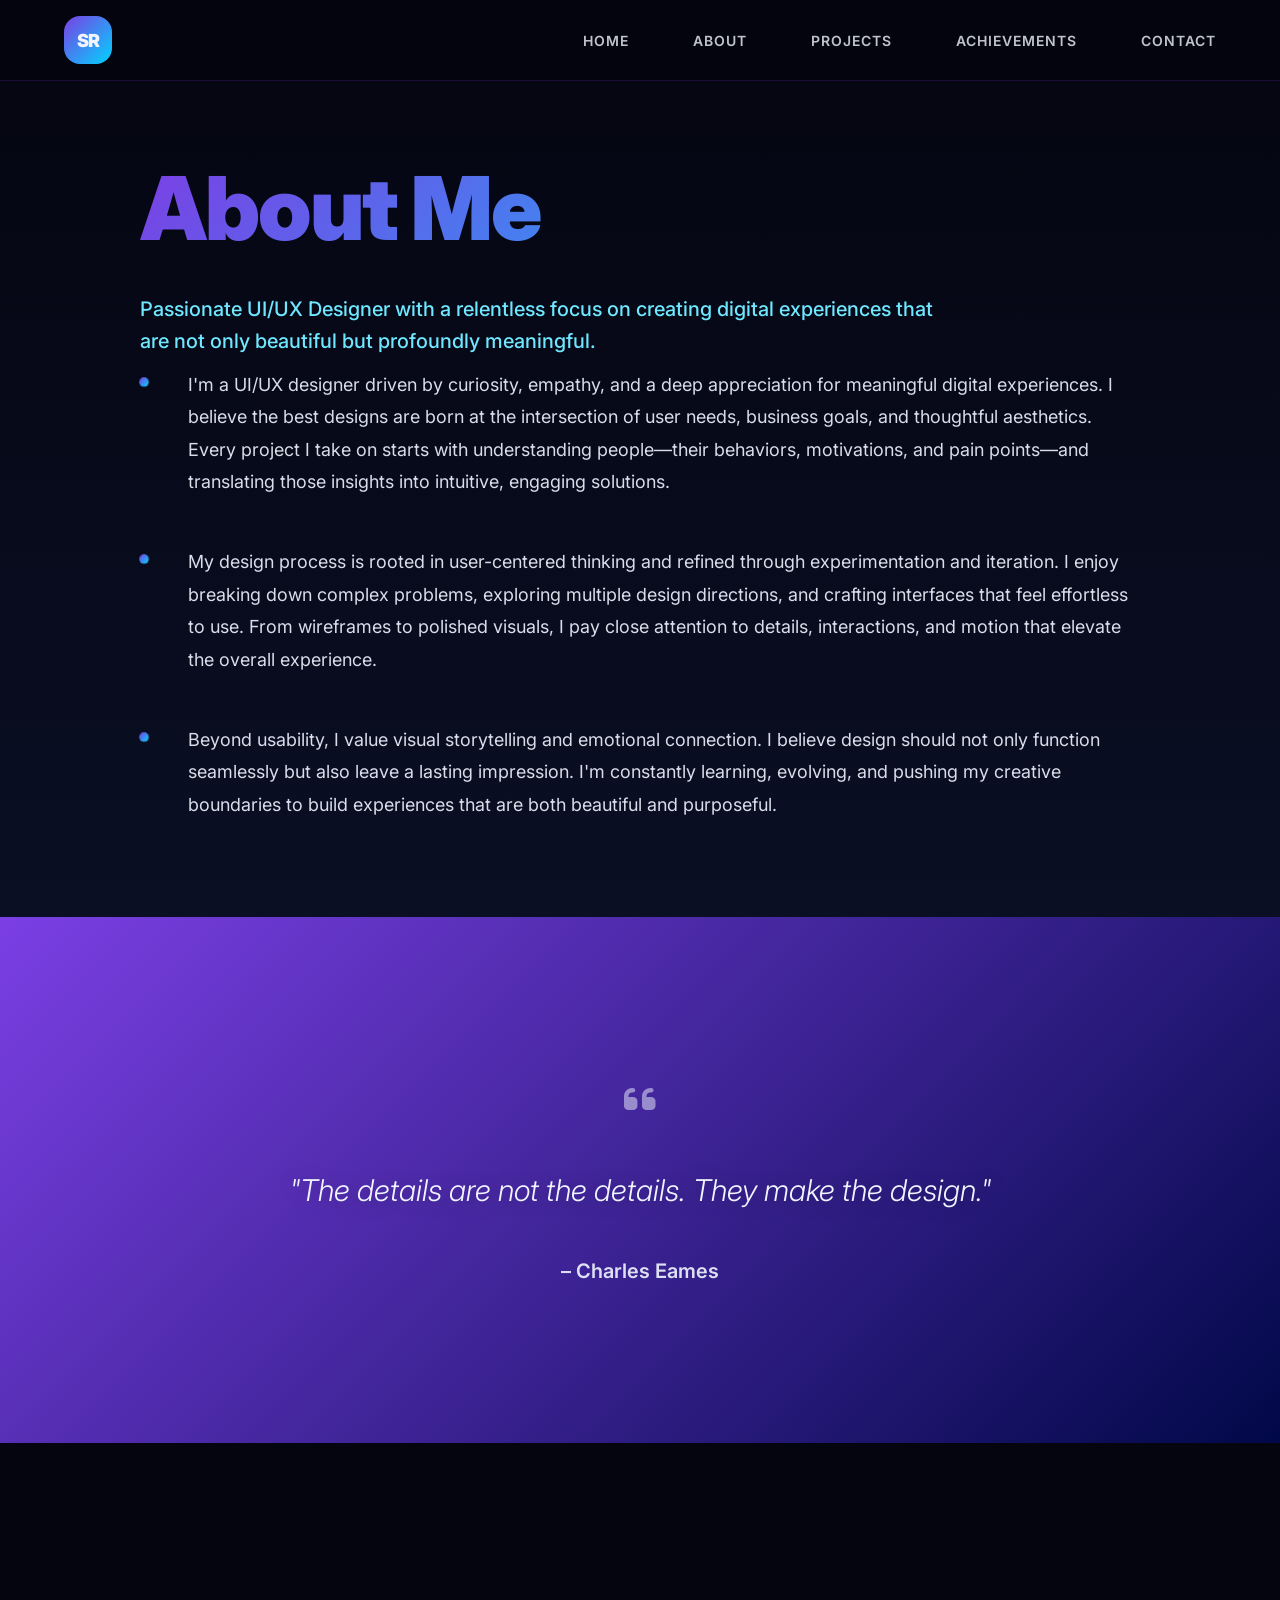
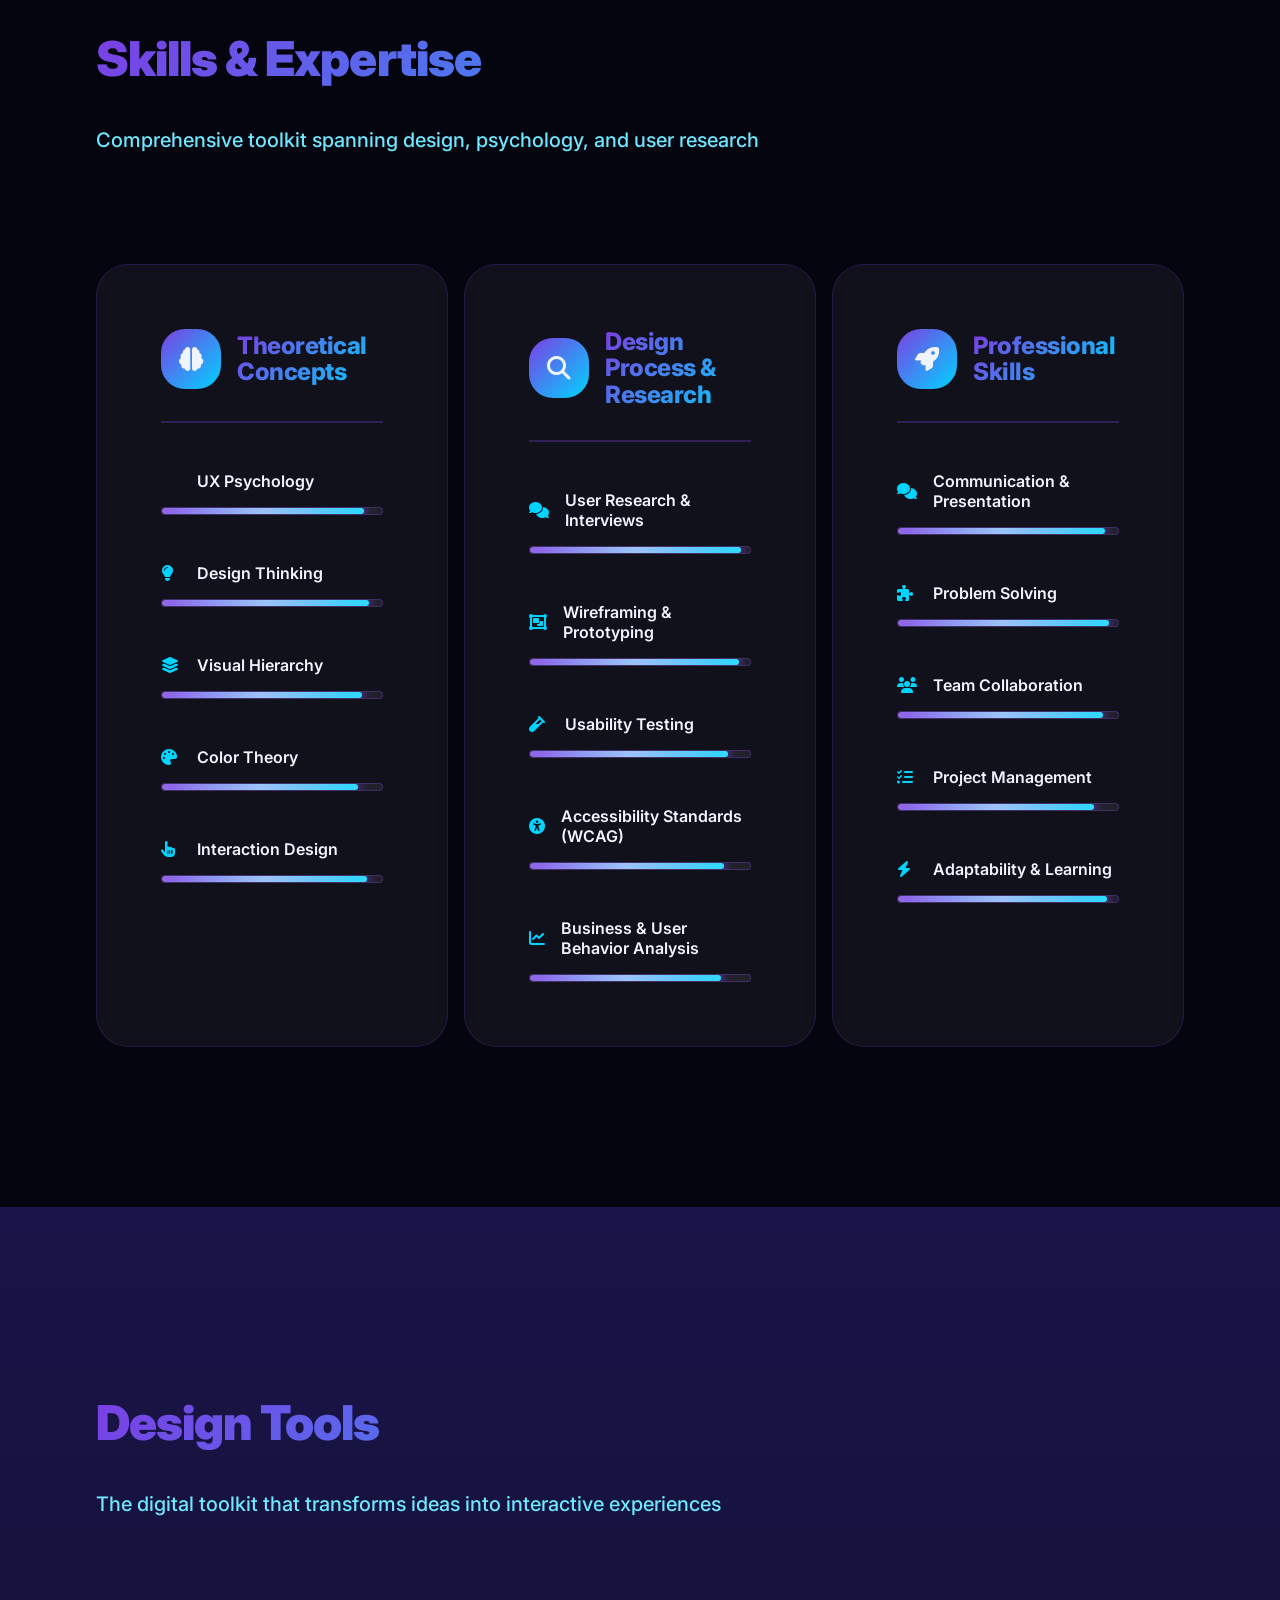
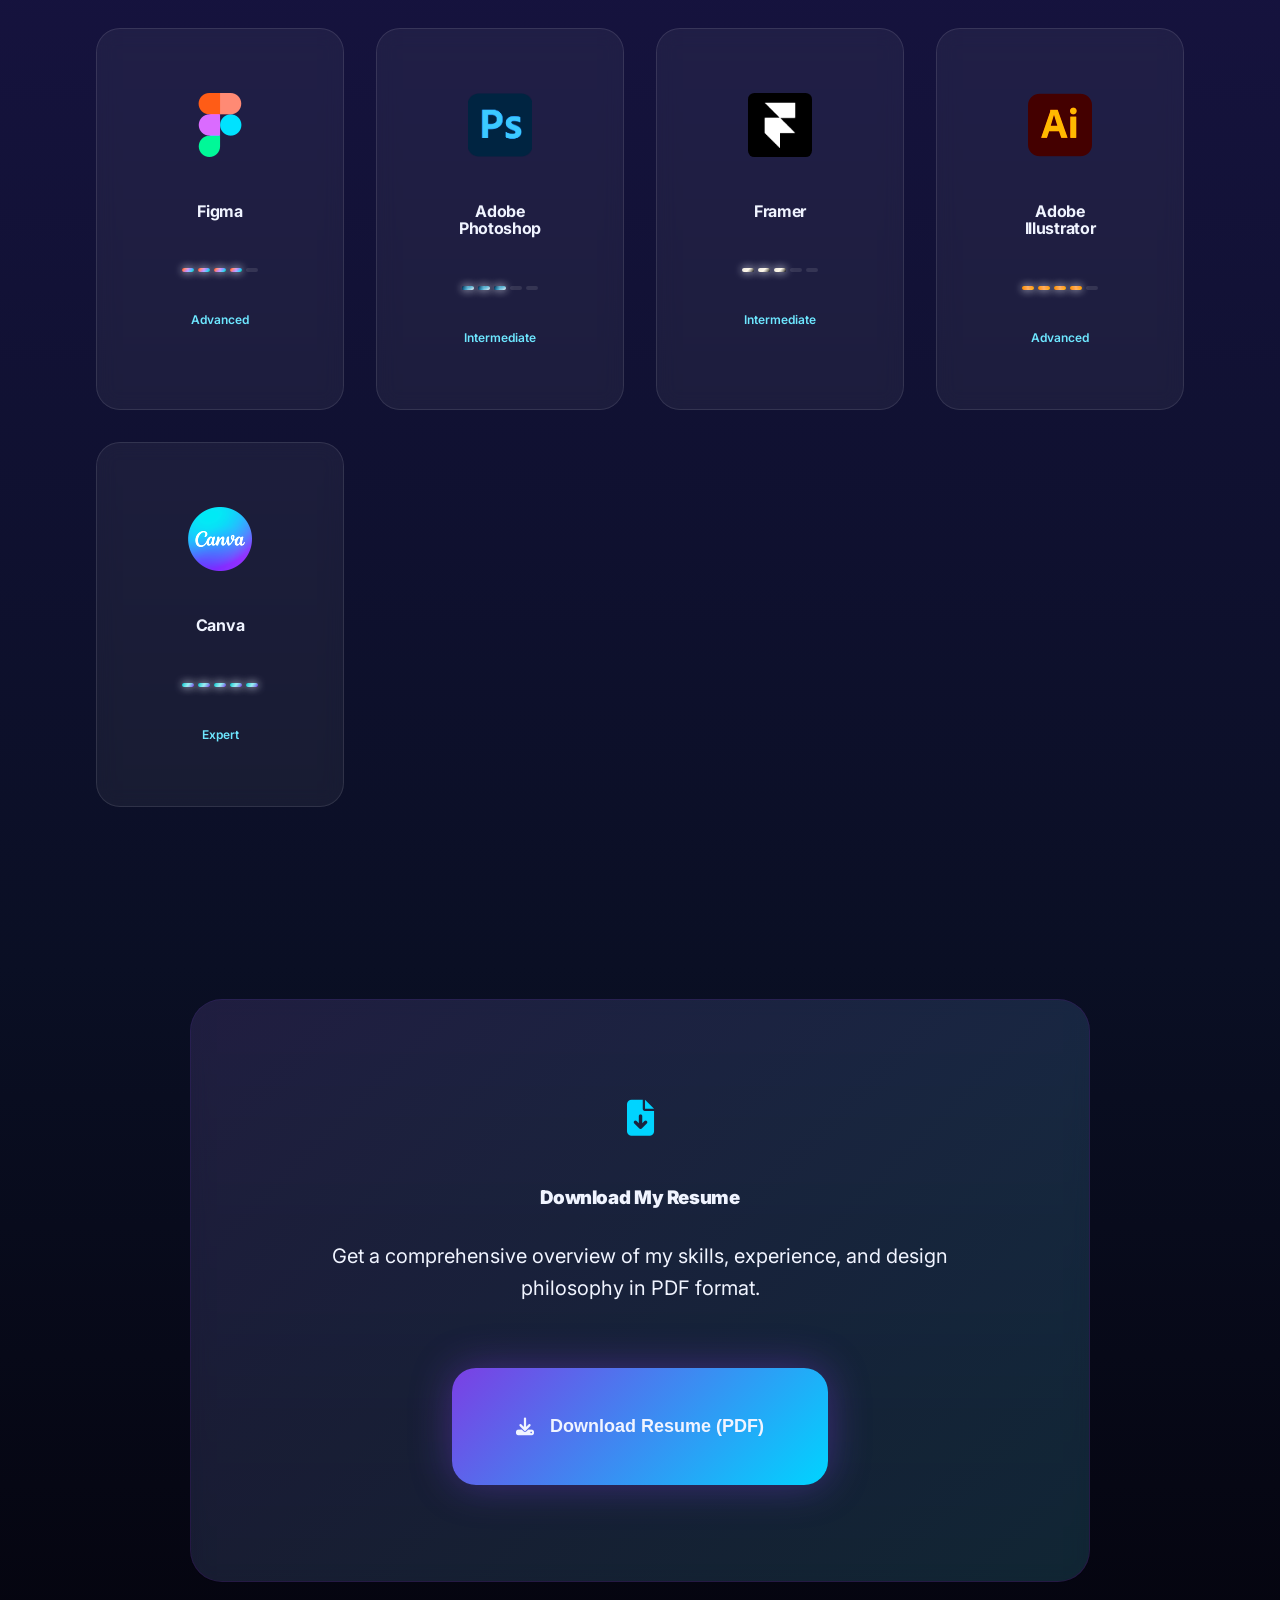
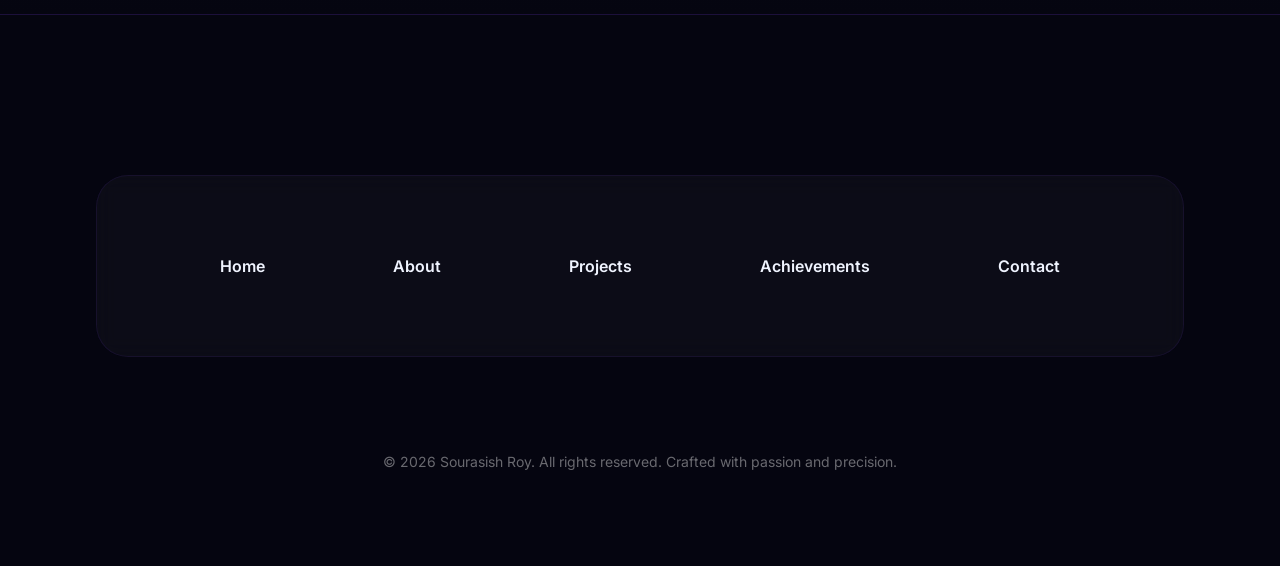
<file: about.html>
<!DOCTYPE html>
<html lang="en">
<head>
    <meta charset="UTF-8">
    <meta name="viewport" content="width=device-width, initial-scale=1.0">
    <title>About · Sourasish Roy</title>
    <link rel="preconnect" href="https://fonts.googleapis.com">
    <link rel="preconnect" href="https://fonts.gstatic.com" crossorigin>
    <link href="https://fonts.googleapis.com/css2?family=Inter:wght@300;400;500;600;700;800;900&display=swap" rel="stylesheet">
    <link rel="stylesheet" href="https://cdnjs.cloudflare.com/ajax/libs/font-awesome/6.4.0/css/all.min.css">
    <link rel="stylesheet" href="style.css">
</head>
<body>
    <!-- Dynamic Background -->
    <div class="dynamic-bg">
        <div class="bg-element bg-1"></div>
        <div class="bg-element bg-2"></div>
        <div class="bg-element bg-3"></div>
        <div class="bg-element bg-4"></div>
    </div>
    <div class="animated-grid"></div>

    <!-- Navigation -->
    <nav class="nav">
        <div class="container nav-container">
            <a href="index.html" class="logo" aria-label="SR Design Monogram"></a>
            <ul class="nav-links">
                <li><a href="index.html" class="nav-link">Home</a></li>
                <li><a href="about.html" class="nav-link">About</a></li>
                <li><a href="projects.html" class="nav-link">Projects</a></li>
                <li><a href="achievements.html" class="nav-link">Achievements</a></li>
                <li><a href="contact.html" class="nav-link">Contact</a></li>
            </ul>
        </div>
    </nav>

    <!-- About Hero -->
    <section class="about-hero">
        <div class="container">
            <div class="about-content">
                <h1>About Me</h1>
                <p class="section-subtitle">
                    Passionate UI/UX Designer with a relentless focus on creating digital experiences that are not only beautiful but profoundly meaningful.
                </p>
                <div class="about-text">
                    <p>I'm a UI/UX designer driven by curiosity, empathy, and a deep appreciation for meaningful digital experiences. I believe the best designs are born at the intersection of user needs, business goals, and thoughtful aesthetics. Every project I take on starts with understanding people—their behaviors, motivations, and pain points—and translating those insights into intuitive, engaging solutions.</p>
                    <p>My design process is rooted in user-centered thinking and refined through experimentation and iteration. I enjoy breaking down complex problems, exploring multiple design directions, and crafting interfaces that feel effortless to use. From wireframes to polished visuals, I pay close attention to details, interactions, and motion that elevate the overall experience.</p>
                    <p>Beyond usability, I value visual storytelling and emotional connection. I believe design should not only function seamlessly but also leave a lasting impression. I'm constantly learning, evolving, and pushing my creative boundaries to build experiences that are both beautiful and purposeful.</p>
                </div>
            </div>
        </div>
    </section>

    <!-- Quote Section -->
    <section class="quote-section">
        <div class="container">
            <div class="quote-content">
                <div class="quote-icon">
                    <i class="fas fa-quote-left"></i>
                </div>
                <p class="quote-text">
                    "The details are not the details. They make the design."
                </p>
                <p class="quote-author">– Charles Eames</p>
            </div>
        </div>
    </section>

    <!-- Design Capabilities -->
    <section class="capabilities">
        <div class="container">
            <h2>Skills & Expertise</h2>
            <p class="section-subtitle">
                Comprehensive toolkit spanning design, psychology, and user research
            </p>
            <div class="capabilities-grid">
                <!-- Theoretical Concepts -->
                <div class="capability-category">
                    <div class="category-header">
                        <div class="category-icon">
                            <i class="fas fa-brain"></i>
                        </div>
                        <h3 class="category-title">Theoretical Concepts</h3>
                    </div>
                    <div class="skills-list">
                        <div class="skill-item">
                            <div class="skill-name">
                                <i class="fas fa-user-psychology"></i>
                                <span>UX Psychology</span>
                            </div>
                            <div class="progress-bar-wrapper">
                                <div class="progress-bar" data-percentage="92"></div>
                            </div>
                        </div>
                        <div class="skill-item">
                            <div class="skill-name">
                                <i class="fas fa-lightbulb"></i>
                                <span>Design Thinking</span>
                            </div>
                            <div class="progress-bar-wrapper">
                                <div class="progress-bar" data-percentage="94"></div>
                            </div>
                        </div>
                        <div class="skill-item">
                            <div class="skill-name">
                                <i class="fas fa-layer-group"></i>
                                <span>Visual Hierarchy</span>
                            </div>
                            <div class="progress-bar-wrapper">
                                <div class="progress-bar" data-percentage="91"></div>
                            </div>
                        </div>
                        <div class="skill-item">
                            <div class="skill-name">
                                <i class="fas fa-palette"></i>
                                <span>Color Theory</span>
                            </div>
                            <div class="progress-bar-wrapper">
                                <div class="progress-bar" data-percentage="89"></div>
                            </div>
                        </div>
                        <div class="skill-item">
                            <div class="skill-name">
                                <i class="fas fa-hand-pointer"></i>
                                <span>Interaction Design</span>
                            </div>
                            <div class="progress-bar-wrapper">
                                <div class="progress-bar" data-percentage="93"></div>
                            </div>
                        </div>
                    </div>
                </div>
                
                <!-- Design Process & Research -->
                <div class="capability-category">
                    <div class="category-header">
                        <div class="category-icon">
                            <i class="fas fa-search"></i>
                        </div>
                        <h3 class="category-title">Design Process & Research</h3>
                    </div>
                    <div class="skills-list">
                        <div class="skill-item">
                            <div class="skill-name">
                                <i class="fas fa-comments"></i>
                                <span>User Research & Interviews</span>
                            </div>
                            <div class="progress-bar-wrapper">
                                <div class="progress-bar" data-percentage="96"></div>
                            </div>
                        </div>
                        <div class="skill-item">
                            <div class="skill-name">
                                <i class="fas fa-object-group"></i>
                                <span>Wireframing & Prototyping</span>
                            </div>
                            <div class="progress-bar-wrapper">
                                <div class="progress-bar" data-percentage="95"></div>
                            </div>
                        </div>
                        <div class="skill-item">
                            <div class="skill-name">
                                <i class="fas fa-vial"></i>
                                <span>Usability Testing</span>
                            </div>
                            <div class="progress-bar-wrapper">
                                <div class="progress-bar" data-percentage="90"></div>
                            </div>
                        </div>
                        <div class="skill-item">
                            <div class="skill-name">
                                <i class="fas fa-universal-access"></i>
                                <span>Accessibility Standards (WCAG)</span>
                            </div>
                            <div class="progress-bar-wrapper">
                                <div class="progress-bar" data-percentage="88"></div>
                            </div>
                        </div>
                        <div class="skill-item">
                            <div class="skill-name">
                                <i class="fas fa-chart-line"></i>
                                <span>Business & User Behavior Analysis</span>
                            </div>
                            <div class="progress-bar-wrapper">
                                <div class="progress-bar" data-percentage="87"></div>
                            </div>
                        </div>
                    </div>
                </div>
                
                <!-- Professional Skills -->
                <div class="capability-category">
                    <div class="category-header">
                        <div class="category-icon">
                            <i class="fas fa-rocket"></i>
                        </div>
                        <h3 class="category-title">Professional Skills</h3>
                    </div>
                    <div class="skills-list">
                        <div class="skill-item">
                            <div class="skill-name">
                                <i class="fas fa-comments"></i>
                                <span>Communication & Presentation</span>
                            </div>
                            <div class="progress-bar-wrapper">
                                <div class="progress-bar" data-percentage="94"></div>
                            </div>
                        </div>
                        <div class="skill-item">
                            <div class="skill-name">
                                <i class="fas fa-puzzle-piece"></i>
                                <span>Problem Solving</span>
                            </div>
                            <div class="progress-bar-wrapper">
                                <div class="progress-bar" data-percentage="96"></div>
                            </div>
                        </div>
                        <div class="skill-item">
                            <div class="skill-name">
                                <i class="fas fa-users"></i>
                                <span>Team Collaboration</span>
                            </div>
                            <div class="progress-bar-wrapper">
                                <div class="progress-bar" data-percentage="93"></div>
                            </div>
                        </div>
                        <div class="skill-item">
                            <div class="skill-name">
                                <i class="fas fa-tasks"></i>
                                <span>Project Management</span>
                            </div>
                            <div class="progress-bar-wrapper">
                                <div class="progress-bar" data-percentage="89"></div>
                            </div>
                        </div>
                        <div class="skill-item">
                            <div class="skill-name">
                                <i class="fas fa-bolt"></i>
                                <span>Adaptability & Learning</span>
                            </div>
                            <div class="progress-bar-wrapper">
                                <div class="progress-bar" data-percentage="95"></div>
                            </div>
                        </div>
                    </div>
                </div>
            </div>
        </div>
    </section>

    <section class="tools">
    <div class="container">
        <h2>Design Tools</h2>
        <p class="section-subtitle">
            The digital toolkit that transforms ideas into interactive experiences
        </p>

        <div class="tools-grid">

            <!-- Figma -->
            <div class="tool-item">
                <div class="tool-icon">
                    <img src="images/figma.png" alt="Figma">
                </div>
                <h3 class="tool-name">Figma</h3>
                <div class="proficiency-bars">
                    <div class="proficiency-bar filled"></div>
                    <div class="proficiency-bar filled"></div>
                    <div class="proficiency-bar filled"></div>
                    <div class="proficiency-bar filled"></div>
                    <div class="proficiency-bar"></div>
                </div>
                <div class="proficiency-text">Advanced</div>
            </div>

            <!-- Adobe XD -->
            <div class="tool-item">
                <div class="tool-icon">
<img src="images/adobe-ps.png" alt="Adobe PS" style="width: 64px; height: 64px; object-fit: cover;">                </div>
                <h3 class="tool-name">Adobe Photoshop </h3>
                <div class="proficiency-bars">
                    <div class="proficiency-bar filled"></div>
                    <div class="proficiency-bar filled"></div>
                    <div class="proficiency-bar filled"></div>
                    <div class="proficiency-bar"></div>
                    <div class="proficiency-bar"></div>
                </div>
                <div class="proficiency-text">Intermediate</div>
            </div>

            <!-- Sketch -->
            <div class="tool-item">
                <div class="tool-icon">
                    <img src="images/framer02.jpg" style="width: 64px; height: 64px; object-fit: cover; border-radius: 10%;" alt="framer">
                </div>
                <h3 class="tool-name">Framer</h3>
                <div class="proficiency-bars">
                    <div class="proficiency-bar filled"></div>
                    <div class="proficiency-bar filled"></div>
                    <div class="proficiency-bar filled"></div>
                    <div class="proficiency-bar"></div>
                    <div class="proficiency-bar"></div>
                </div>
                <div class="proficiency-text">Intermediate</div>
            </div>

            <!-- Canva -->
            <div class="tool-item">
                 <div class="tool-icon">
                    <img src="images/illustrator.png" alt="Adobe Illustrator">
                </div>
                <h3 class="tool-name">Adobe Illustrator</h3>
                <div class="proficiency-bars">
                    <div class="proficiency-bar filled"></div>
                    <div class="proficiency-bar filled"></div>
                    <div class="proficiency-bar filled"></div>
                    <div class="proficiency-bar filled"></div>
                    <div class="proficiency-bar"></div>
                </div>
                <div class="proficiency-text">Advanced</div>
                
            </div>

            <!-- Adobe Illustrator -->
            <div class="tool-item">
               <div class="tool-icon">
                    <img src="images/canva.png" alt="Canva">
                </div>
                <h3 class="tool-name">Canva</h3>
                <div class="proficiency-bars">
                    <div class="proficiency-bar filled"></div>
                    <div class="proficiency-bar filled"></div>
                    <div class="proficiency-bar filled"></div>
                    <div class="proficiency-bar filled"></div>
                    <div class="proficiency-bar filled"></div>
                </div>
                <div class="proficiency-text">Expert</div>
            </div>

        </div>
    </div>
</section>

    <!-- Resume Download Section -->
    <section class="resume-section">
        <div class="container">
            <div class="resume-box">
                <div class="resume-content">
                    <div class="resume-icon">
                        <i class="fas fa-file-download"></i>
                    </div>
                    <h3 style="color: var(--star-white); margin-bottom: var(--space-md);">Download My Resume</h3>
                    <p class="resume-text">
                        Get a comprehensive overview of my skills, experience, and design philosophy in PDF format.
                    </p>
                    <button class="btn-resume" id="downloadResume">
                        <i class="fas fa-download"></i>
                        Download Resume (PDF)
                    </button>
                </div>
            </div>
        </div>
    </section>

    <!-- Footer -->
    <footer class="footer">
        <div class="container">
            <div class="footer-content">
                <div class="footer-nav">
                    <a href="index.html" class="footer-nav-link">Home</a>
                    <a href="about.html" class="footer-nav-link">About</a>
                    <a href="projects.html" class="footer-nav-link">Projects</a>
                    <a href="achievements.html" class="footer-nav-link">Achievements</a>
                    <a href="contact.html" class="footer-nav-link">Contact</a>
                </div>
                <p class="footer-copyright">
                    © 2026 Sourasish Roy. All rights reserved. Crafted with passion and precision.
                </p>
            </div>
        </div>
    </footer>

    <script>
        document.addEventListener('DOMContentLoaded', function() {
            // ===== NAVIGATION SCROLL EFFECT =====
            const nav = document.querySelector('.nav');
            let lastScroll = 0;
            
            window.addEventListener('scroll', () => {
                const currentScroll = window.pageYOffset;
                
                if (currentScroll <= 0) {
                    nav.style.transform = 'translateY(0)';
                    return;
                }
                
                if (currentScroll > lastScroll && currentScroll > 100) {
                    nav.style.transform = 'translateY(-100%)';
                } else {
                    nav.style.transform = 'translateY(0)';
                }
                
                lastScroll = currentScroll;
            });

            // ===== ANIMATE PROGRESS BARS =====
            const progressBars = document.querySelectorAll('.progress-bar');
            
            const observer = new IntersectionObserver((entries) => {
                entries.forEach(entry => {
                    if (entry.isIntersecting) {
                        const bar = entry.target;
                        const percentage = bar.getAttribute('data-percentage');
                        
                        setTimeout(() => {
                            bar.style.width = `${percentage}%`;
                            
                            // Add drip effect
                            const drip = document.createElement('div');
                            drip.className = 'progress-bar-drip';
                            drip.style.left = `${percentage}%`;
                            bar.parentElement.appendChild(drip);
                            
                            setTimeout(() => drip.remove(), 1000);
                        }, 300);
                    }
                });
            }, { threshold: 0.5 });
            
            progressBars.forEach(bar => observer.observe(bar));

            // ===== ANIMATE TOOL PROFICIENCY BARS =====
            const toolItems = document.querySelectorAll('.tool-item');
            
            toolItems.forEach((item, index) => {
                // Set initial state based on proficiency
                const bars = item.querySelectorAll('.proficiency-bar');
                let filledCount;
                
                switch(index) {
                    case 0: // Figma - 100% (5 bars)
                        filledCount = 4;
                        break;
                    case 1: // Adobe XD - 50% (2.5 bars -> 3 bars)
                    case 2: // Sketch - 50% (2.5 bars -> 3 bars)
                        filledCount = 3;
                        break;
                    case 3: // Illustrator - 70% (3.5 bars -> 4 bars)
                        filledCount = 4;
                        break;
                    case 4: // Canva - 100% (5 bars)
                        filledCount = 5;
                        break;
                }
                
                bars.forEach((bar, barIndex) => {
                    if (barIndex < filledCount) {
                        bar.classList.add('filled');
                    }
                });
                
                // Add hover animation
                item.addEventListener('mouseenter', function() {
                    const bars = this.querySelectorAll('.proficiency-bar.filled');
                    bars.forEach((bar, index) => {
                        setTimeout(() => {
                            bar.style.transform = 'scaleY(1.5)';
                            setTimeout(() => {
                                bar.style.transform = 'scaleY(1)';
                            }, 200);
                        }, index * 100);
                    });
                });
            });

            // ===== RESUME DOWNLOAD =====
            const downloadBtn = document.getElementById('downloadResume');
            
            downloadBtn.addEventListener('click', function () {
                // Change button state
                this.innerHTML = '<i class="fas fa-check"></i> Downloading...';
                this.style.background = 'var(--gradient-secondary)';
            
                // Create hidden download link
                const link = document.createElement('a');
                link.href = 'Sourasish Roy - UIUX Designer Resume.pdf'; // <-- file path
                link.download = 'Sourasish Roy - UIUX Designer Resume.pdf';
                document.body.appendChild(link);
            
                setTimeout(() => {
                    link.click(); // trigger download
                    document.body.removeChild(link);
            
                    // Reset button
                    this.innerHTML = '<i class="fas fa-download"></i> Download Resume (PDF)';
                    this.style.background = '';
                }, 800);
            });

            // ===== LOGO INTERACTION =====
            const logo = document.querySelector('.logo');
            logo.addEventListener('mouseenter', () => {
                logo.style.transform = 'scale(1.15) rotate(15deg)';
                logo.style.boxShadow = 'var(--shadow-glow)';
            });
            
            logo.addEventListener('mouseleave', () => {
                logo.style.transform = 'scale(1) rotate(0)';
                logo.style.boxShadow = 'none';
            });
        });
    </script>
</body>

</html>
</file>
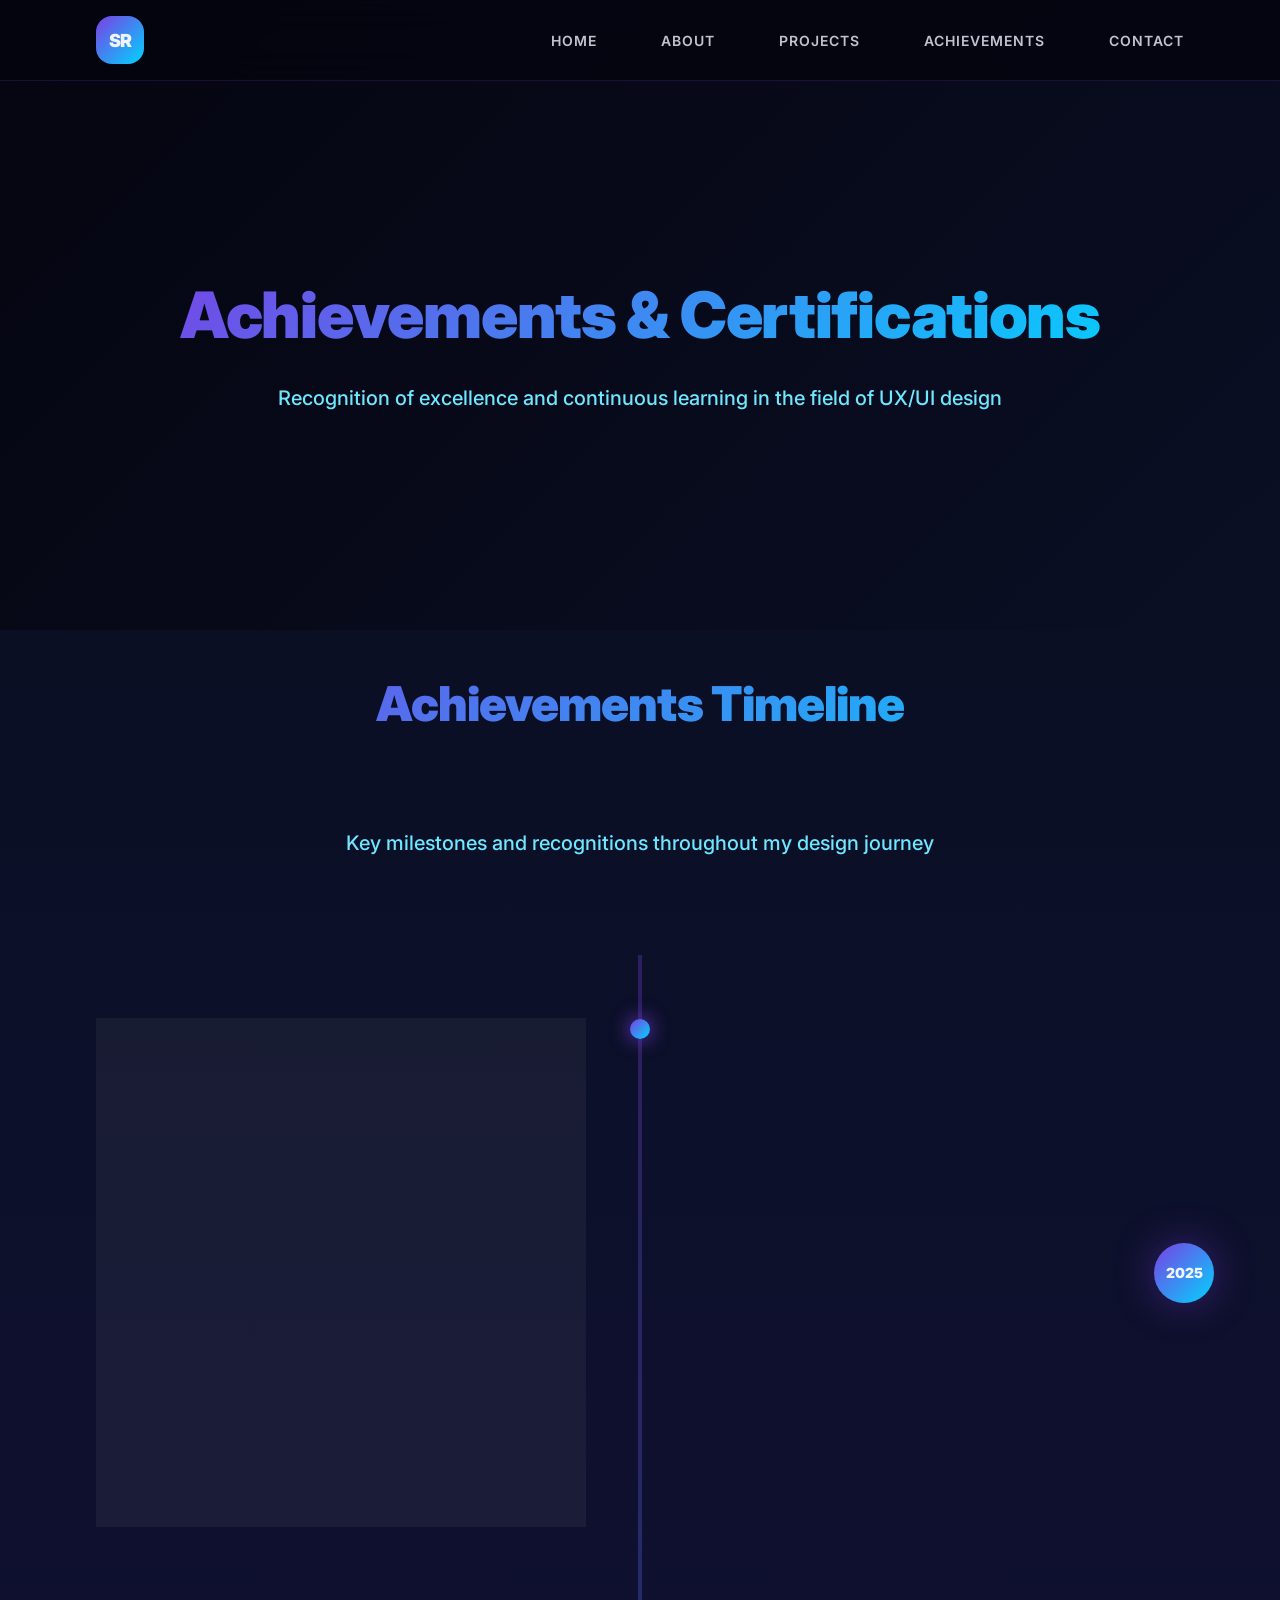
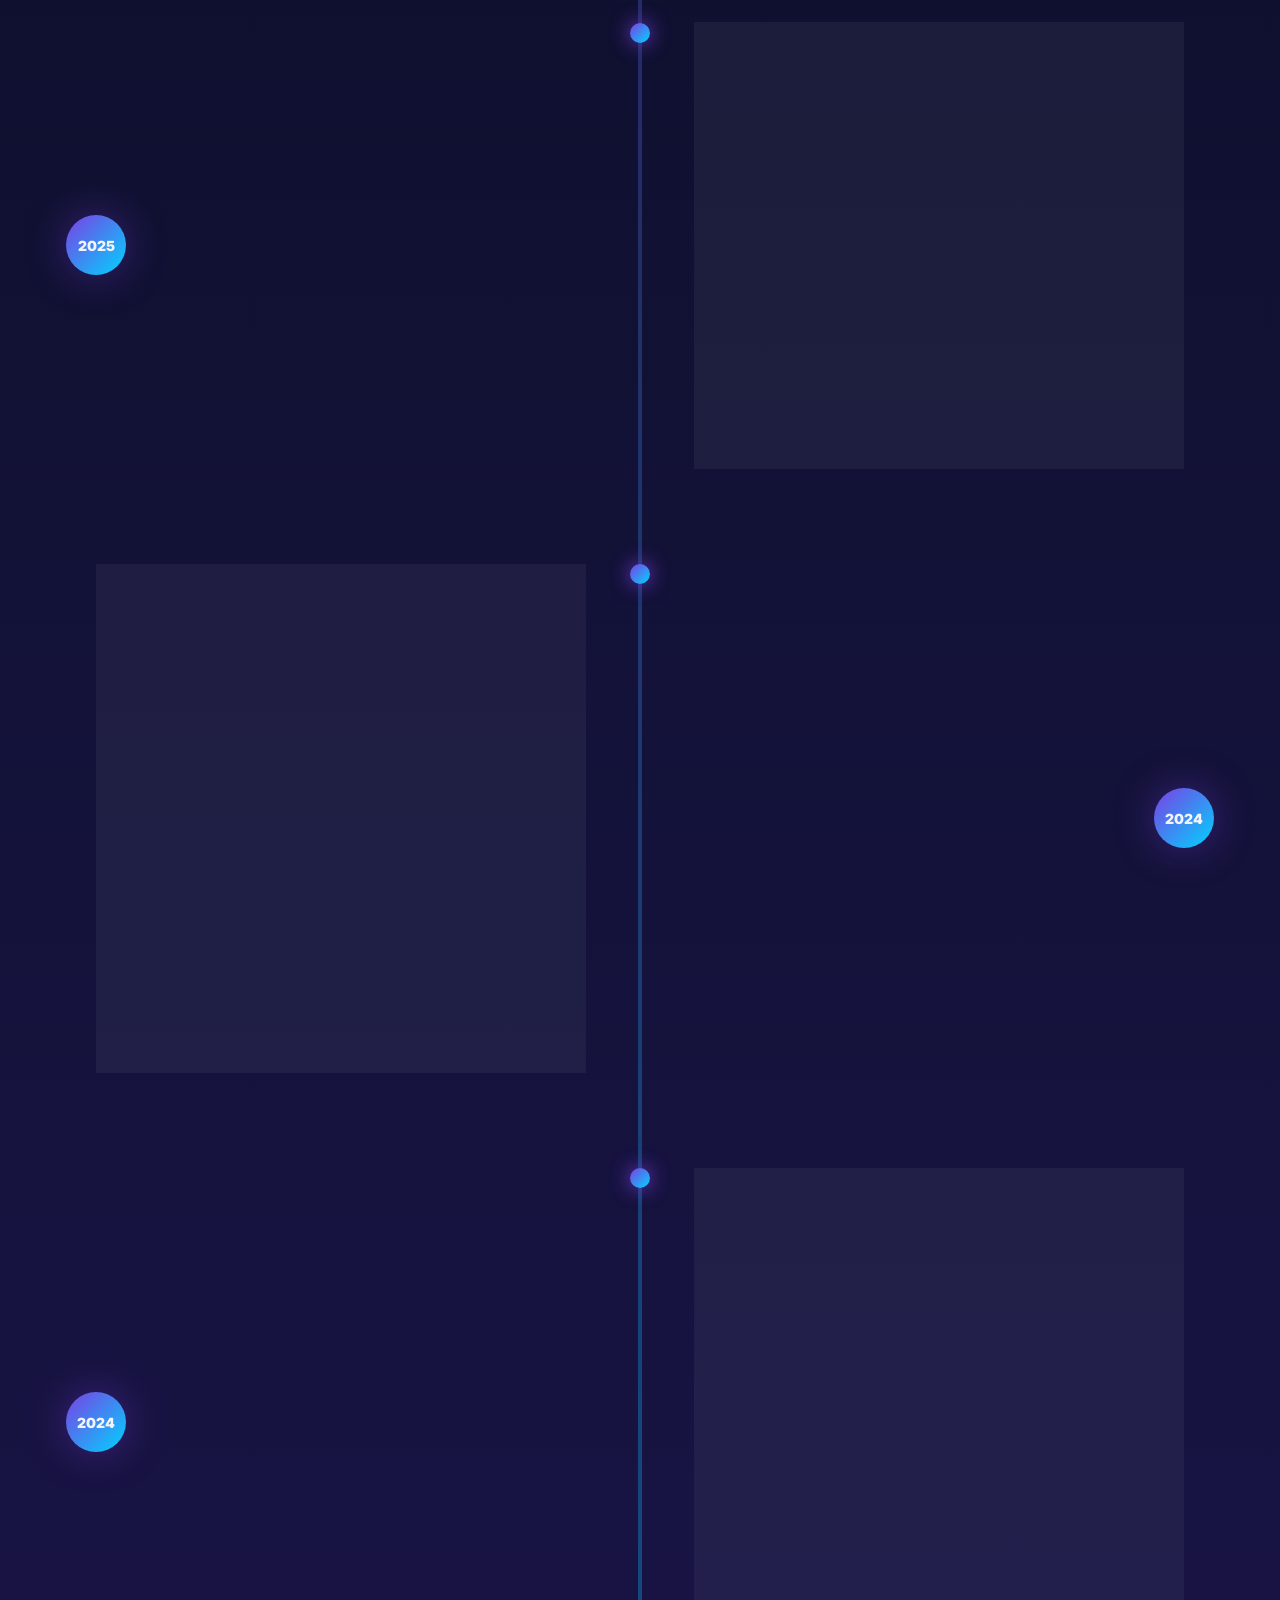
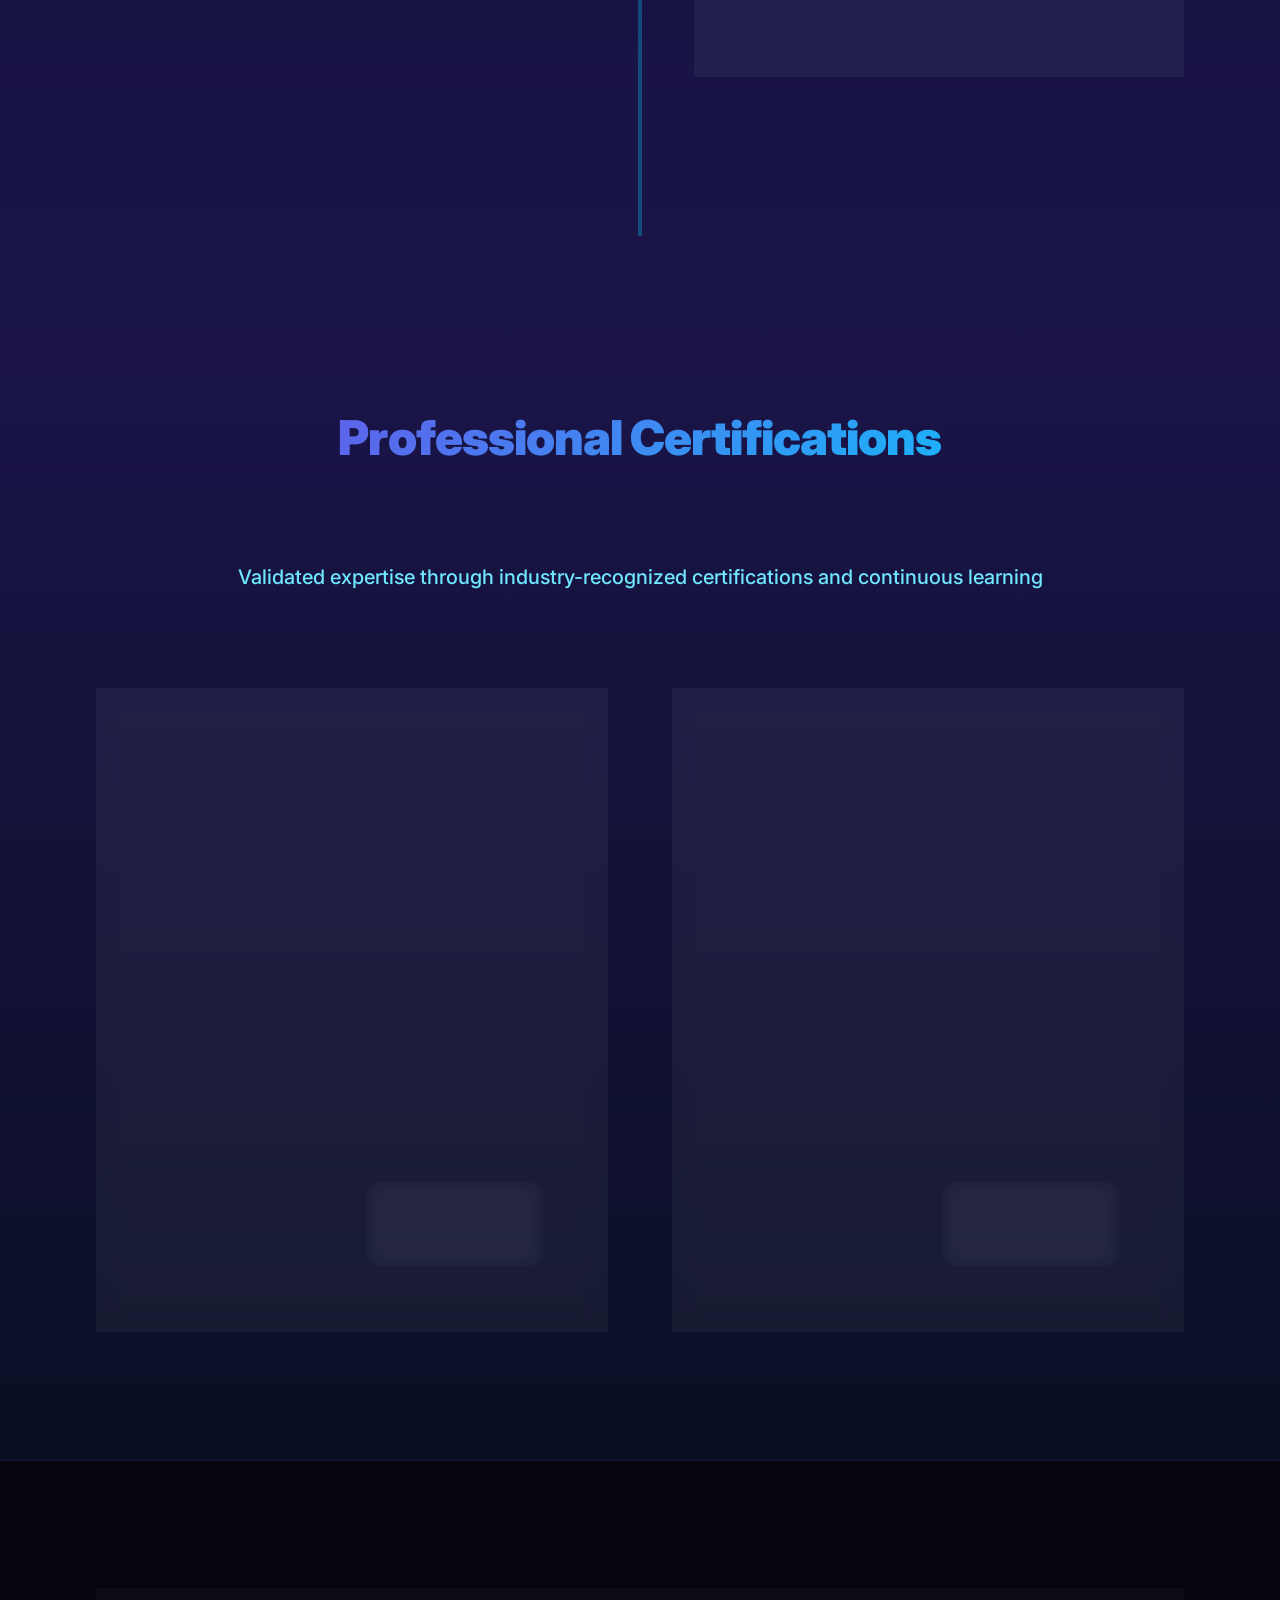
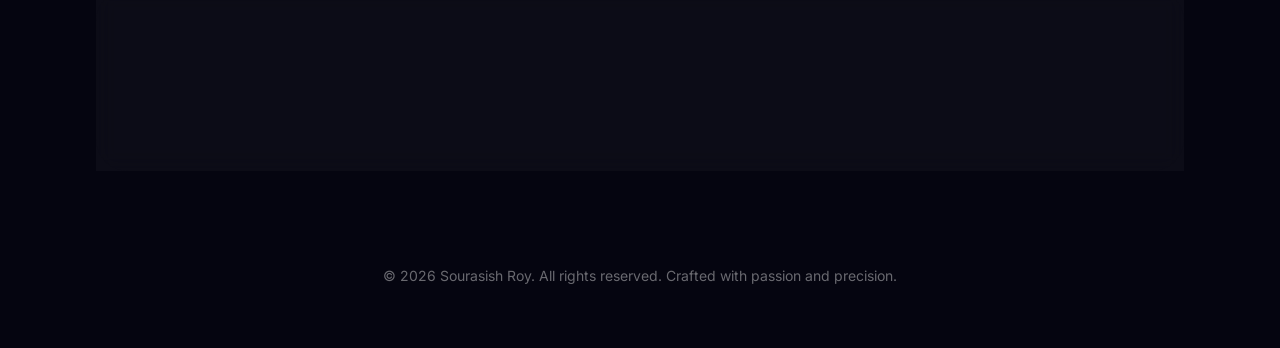
<file: achievements.html>
<!DOCTYPE html>
<html lang="en">
<head>
    <meta charset="UTF-8">
    <meta name="viewport" content="width=device-width, initial-scale=1.0">
    <title>Achievements · Sourasish Roy</title>
    <link rel="preconnect" href="https://fonts.googleapis.com">
    <link rel="preconnect" href="https://fonts.gstatic.com" crossorigin>
    <link href="https://fonts.googleapis.com/css2?family=Inter:wght@300;400;500;600;700;800;900&display=swap" rel="stylesheet">
    <link rel="stylesheet" href="https://cdnjs.cloudflare.com/ajax/libs/font-awesome/6.4.0/css/all.min.css">
    <style>
        /* ===== CINEMATIC VARIABLES ===== */
        :root {
            /* Color Palette */
            --space-black: #050510;
            --deep-navy: #0A0F24;
            --cosmic-purple: #1A1448;
            --electric-violet: #7B3FE4;
            --neon-blue: #00D4FF;
            --soft-cyan: #6EE7FF;
            --cosmic-pink: #FF2E8A;
            --star-white: #F0F4FF;
            --accent-gold: #FFD700;
            
            /* Gradients */
            --gradient-primary: linear-gradient(135deg, var(--electric-violet) 0%, var(--neon-blue) 100%);
            --gradient-secondary: linear-gradient(135deg, var(--cosmic-pink) 0%, var(--electric-violet) 100%);
            --gradient-gold: linear-gradient(135deg, var(--accent-gold) 0%, #FFA500 100%);
            
            /* Typography */
            --font-primary: 'Inter', -apple-system, BlinkMacSystemFont, sans-serif;
            --text-xs: 0.75rem;
            --text-sm: 0.875rem;
            --text-base: 1rem;
            --text-lg: 1.125rem;
            --text-xl: 1.25rem;
            --text-2xl: 1.5rem;
            --text-3xl: 1.875rem;
            --text-4xl: 2.25rem;
            --text-5xl: 3rem;
            --text-6xl: 4rem;
            
            /* Spacing */
            --space-xs: 0.5rem;
            --space-sm: 1rem;
            --space-md: 2rem;
            --space-lg: 3rem;
            --space-xl: 4rem;
            --space-2xl: 6rem;
            --space-3xl: 8rem;
            
            /* Effects */
            --radius-sm: 8px;
            --radius-md: 16px;
            --radius-lg: 24px;
            --radius-xl: 32px;
            --radius-circle: 50%;
            --shadow-glow: 0 0 40px rgba(123, 63, 228, 0.4);
            --shadow-glow-blue: 0 0 40px rgba(0, 212, 255, 0.4);
            --shadow-glow-gold: 0 0 40px rgba(255, 215, 0, 0.4);
            
            /* Transitions */
            --ease-smooth: cubic-bezier(0.4, 0, 0.2, 1);
            --ease-elastic: cubic-bezier(0.34, 1.56, 0.64, 1);
            --ease-zoop: cubic-bezier(0.175, 0.885, 0.32, 1.275);
        }

        /* ===== BASE STYLES ===== */
        * {
            margin: 0;
            padding: 0;
            box-sizing: border-box;
        }

        html {
            scroll-behavior: smooth;
            background: var(--space-black);
        }

        body {
            font-family: var(--font-primary);
            color: var(--star-white);
            background: var(--space-black);
            overflow-x: hidden;
            position: relative;
            min-height: 100vh;
            opacity: 0;
            animation: bodyFadeIn 1s var(--ease-smooth) forwards;
        }

        @keyframes bodyFadeIn {
            to { opacity: 1; }
        }

        /* Dynamic Background Animation */
        .dynamic-bg {
            position: fixed;
            top: 0;
            left: 0;
            width: 100%;
            height: 100%;
            pointer-events: none;
            z-index: -2;
            overflow: hidden;
        }

        .bg-element {
            position: absolute;
            border-radius: 50%;
            filter: blur(60px);
            opacity: 0.1;
            animation: floatAround 20s linear infinite;
        }

        .bg-1 {
            width: 400px;
            height: 400px;
            background: var(--electric-violet);
            top: 10%;
            left: 5%;
            animation-delay: 0s;
        }

        .bg-2 {
            width: 300px;
            height: 300px;
            background: var(--neon-blue);
            top: 60%;
            right: 10%;
            animation-delay: -5s;
        }

        .bg-3 {
            width: 350px;
            height: 350px;
            background: var(--cosmic-pink);
            bottom: 10%;
            left: 20%;
            animation-delay: -10s;
        }

        .bg-4 {
            width: 250px;
            height: 250px;
            background: var(--soft-cyan);
            top: 30%;
            right: 20%;
            animation-delay: -15s;
        }

        @keyframes floatAround {
            0%, 100% {
                transform: translate(0, 0) scale(1);
            }
            25% {
                transform: translate(50px, -30px) scale(1.1);
            }
            50% {
                transform: translate(30px, 40px) scale(0.9);
            }
            75% {
                transform: translate(-40px, 20px) scale(1.05);
            }
        }

        /* Animated Grid */
        .animated-grid {
            position: fixed;
            top: 0;
            left: 0;
            width: 100%;
            height: 100%;
            background-image: 
                linear-gradient(to right, rgba(123, 63, 228, 0.03) 1px, transparent 1px),
                linear-gradient(to bottom, rgba(123, 63, 228, 0.03) 1px, transparent 1px);
            background-size: 100px 100px;
            pointer-events: none;
            z-index: -1;
            opacity: 0.3;
            animation: gridFlow 20s linear infinite;
        }

        @keyframes gridFlow {
            0% {
                background-position: 0 0;
            }
            100% {
                background-position: 100px 100px;
            }
        }

        /* Floating Trophies */
        .floating-trophy {
            position: fixed;
            font-size: 2rem;
            color: var(--accent-gold);
            opacity: 0.1;
            z-index: -1;
            animation: floatTrophy 20s linear infinite;
        }

        .trophy-1 {
            top: 15%;
            left: 15%;
            animation-delay: 0s;
        }

        .trophy-2 {
            top: 40%;
            right: 20%;
            animation-delay: -7s;
        }

        .trophy-3 {
            bottom: 25%;
            left: 25%;
            animation-delay: -14s;
        }

        @keyframes floatTrophy {
            0%, 100% {
                transform: translate(0, 0) rotate(0deg);
            }
            25% {
                transform: translate(30px, -20px) rotate(90deg);
            }
            50% {
                transform: translate(20px, 30px) rotate(180deg);
            }
            75% {
                transform: translate(-30px, 10px) rotate(270deg);
            }
        }

        /* ===== TYPOGRAPHY ===== */
        h1, h2, h3, h4 {
            font-weight: 900;
            line-height: 1.1;
            letter-spacing: -0.02em;
        }

        h1 {
            font-size: var(--text-6xl);
            background: var(--gradient-primary);
            -webkit-background-clip: text;
            -webkit-text-fill-color: transparent;
            background-clip: text;
            margin-bottom: var(--space-md);
            opacity: 0;
            transform: translateY(30px);
            animation: fadeInUp 1s var(--ease-elastic) 0.5s forwards;
        }

        
        h2 {
            font-size: var(--text-5xl);
            background: var(--gradient-primary);
            -webkit-background-clip: text;
            -webkit-text-fill-color: transparent;
            background-clip: text;
            margin-bottom: var(--space-lg);
            opacity: 0;
            transform: translateY(30px);
            animation: fadeInUp 1s var(--ease-elastic) 0.7s forwards;
        }
        .container h2 {
            font-size: var(--text-5xl);
            background: var(--gradient-primary);
            -webkit-background-clip: text;
            -webkit-text-fill-color: transparent;
            background-clip: text;
            padding: var(--space-lg);
            opacity: 0;
            text-align: center;
            transform: translateY(30px);
            animation: fadeInUp 1s var(--ease-elastic) 0.7s forwards;
        }

        @keyframes fadeInUp {
            to {
                opacity: 1;
                transform: translateY(0);
            }
        }

        .section-subtitle {
            font-size: var(--text-xl);
            color: var(--soft-cyan);
            font-weight: 500;
            text-align: center;
            line-height: 1.6;
            margin-bottom: var(--space-xl);
            opacity: 0;
            transform: translateY(20px);
            animation: fadeInUp 1s var(--ease-elastic) 0.9s forwards;
        }

        /* ===== LAYOUT ===== */
        .container {
            width: 90%;
            max-width: 1400px;
            margin: 0 auto;
            padding: 0 var(--space-md);
        }

        .section {
            padding: var(--space-3xl) 0;
            position: relative;
            overflow: hidden;
        }

        /* ===== NAVIGATION ===== */
        .nav {
            position: fixed;
            top: 0;
            left: 0;
            width: 100%;
            z-index: 1000;
            padding: var(--space-sm) 0;
            backdrop-filter: blur(20px);
            background: rgba(5, 5, 16, 0.85);
            border-bottom: 1px solid rgba(123, 63, 228, 0.2);
            transform: translateY(-100%);
            transition: all 0.6s var(--ease-smooth);
            animation: navSlideIn 1s var(--ease-elastic) 0.3s forwards;
        }

        @keyframes navSlideIn {
            to { transform: translateY(0); }
        }

        .nav-container {
            display: flex;
            justify-content: space-between;
            align-items: center;
        }

        .logo {
            width: 48px;
            height: 48px;
            border-radius: var(--radius-md);
            background: var(--gradient-primary);
            display: flex;
            align-items: center;
            text-decoration:none;
            justify-content: center;
            position: relative;
            overflow: hidden;
            transition: all 0.4s var(--ease-elastic);
            cursor: pointer;
        }

        .logo::before {
            content: 'SR';
            font-weight: 900;
            font-size: var(--text-lg);
            color: var(--star-white);
            letter-spacing: -1px;
            z-index: 2;
        }

        .logo::after {
            content: '';
            position: absolute;
            inset: 0;
            background: linear-gradient(45deg, 
                transparent 30%, 
                rgba(255, 255, 255, 0.3) 50%, 
                transparent 70%);
            transform: translateX(-100%);
            transition: transform 0.6s var(--ease-smooth);
        }

        .logo:hover {
            transform: scale(1.15) rotate(15deg);
            box-shadow: var(--shadow-glow);
        }

        .logo:hover::after {
            transform: translateX(100%);
        }

        .nav-links {
            display: flex;
            gap: var(--space-xl);
            list-style: none;
        }

        .nav-link {
            color: var(--star-white);
            text-decoration: none;
            font-weight: 600;
            font-size: var(--text-sm);
            text-transform: uppercase;
            letter-spacing: 1px;
            position: relative;
            padding: var(--space-xs) 0;
            opacity: 0.8;
            transition: all 0.3s var(--ease-smooth);
        }

        .nav-link::after {
            content: '';
            position: absolute;
            bottom: 0;
            left: 0;
            width: 0;
            height: 2px;
            background: var(--gradient-primary);
            transition: width 0.4s var(--ease-smooth);
        }

        .nav-link:hover {
            opacity: 1;
            color: var(--neon-blue);
        }

        .nav-link:hover::after {
            width: 100%;
        }

        /* ===== ACHIEVEMENTS HERO ===== */
        .achievements-hero {
            min-height: 70vh;
            display: flex;
            align-items: center;
            background: linear-gradient(135deg, var(--space-black) 0%, var(--deep-navy) 100%);
            padding-top: var(--space-3xl);
            text-align: center;
        }

        /* ===== ENHANCED TIMELINE ===== */
        .achievements-timeline {
            background: linear-gradient(to bottom, var(--deep-navy), var(--cosmic-purple));
            position: relative;
            padding-bottom: var(--space-3xl);
        }

        .timeline-container {
            max-width: 1200px;
            margin: 0 auto;
            position: relative;
        }

        .timeline {
            margin: var(--space-2xl) auto 0;
            position: relative;
            padding: var(--space-xl) 0;
        }

        .timeline::before {
            content: '';
            position: absolute;
            left: 50%;
            top: 0;
            bottom: 0;
            width: 4px;
            background: var(--gradient-primary);
            opacity: 0.3;
            transform: translateX(-50%);
            animation: timelinePulse 2s ease-in-out infinite;
        }

        @keyframes timelinePulse {
            0%, 100% {
                opacity: 0.3;
                box-shadow: 0 0 20px var(--electric-violet);
            }
            50% {
                opacity: 0.6;
                box-shadow: 0 0 40px var(--electric-violet);
            }
        }

        .timeline-item {
            display: flex;
            margin-bottom: var(--space-2xl);
            position: relative;
            width: 100%;
            opacity: 0;
            transform: translateY(30px);
            animation: slideInUp 0.8s var(--ease-elastic) forwards;
        }

        .timeline-item:nth-child(1) { animation-delay: 0.3s; }
        .timeline-item:nth-child(2) { animation-delay: 0.6s; }
        .timeline-item:nth-child(3) { animation-delay: 0.9s; }
        .timeline-item:nth-child(4) { animation-delay: 1.2s; }

        @keyframes slideInUp {
            to {
                opacity: 1;
                transform: translateY(0);
            }
        }

        .timeline-item:nth-child(odd) {
            justify-content: flex-start;
        }

        .timeline-item:nth-child(even) {
            justify-content: flex-end;
        }

        .timeline-content {
            width: 45%;
            background: rgba(255, 255, 255, 0.05);
            border-radius: var(--radius-xl);
            padding: var(--space-xl);
            border: 1px solid rgba(123, 63, 228, 0.2);
            position: relative;
            transition: all 0.4s var(--ease-elastic);
            backdrop-filter: blur(10px);
        }

        .timeline-item:hover .timeline-content {
            transform: translateY(-8px);
            border-color: var(--electric-violet);
            box-shadow: var(--shadow-glow);
        }

        .timeline-marker {
            position: absolute;
            left: 50%;
            transform: translateX(-50%);
            width: 20px;
            height: 20px;
            background: var(--gradient-primary);
            border-radius: 50%;
            box-shadow: 0 0 20px var(--electric-violet);
            z-index: 1;
            animation: markerPulse 2s ease-in-out infinite;
        }

        @keyframes markerPulse {
            0%, 100% {
                transform: translateX(-50%) scale(1);
                box-shadow: 0 0 20px var(--electric-violet);
            }
            50% {
                transform: translateX(-50%) scale(1.2);
                box-shadow: 0 0 30px var(--electric-violet);
            }
        }

        .timeline-year {
            position: absolute;
            top: 50%;
            transform: translateY(-50%);
            width: 60px;
            height: 60px;
            background: var(--gradient-primary);
            border-radius: var(--radius-circle);
            display: flex;
            align-items: center;
            justify-content: center;
            font-weight: 900;
            font-size: var(--text-sm);
            color: var(--star-white);
            box-shadow: var(--shadow-glow);
            z-index: 2;
            transition: all 0.3s var(--ease-elastic);
        }

        .timeline-item:hover .timeline-year {
            transform: translateY(-50%) scale(1.1);
        }

        .timeline-item:nth-child(odd) .timeline-year {
            right: -30px;
        }

        .timeline-item:nth-child(even) .timeline-year {
            left: -30px;
        }

        .achievement-icon {
            width: 60px;
            height: 60px;
            background: var(--gradient-gold);
            border-radius: var(--radius-lg);
            display: flex;
            align-items: center;
            justify-content: center;
            font-size: var(--text-2xl);
            color: var(--star-white);
            margin-bottom: var(--space-md);
            transition: transform 0.3s var(--ease-elastic);
        }

        .timeline-item:hover .achievement-icon {
            transform: scale(1.1) rotate(10deg);
        }

        .achievement-content h3 {
            color: var(--star-white);
            margin-bottom: var(--space-sm);
            font-size: var(--text-xl);
        }

        .achievement-content p {
            color: rgba(255, 255, 255, 0.8);
            line-height: 1.6;
            margin-bottom: var(--space-md);
        }

        .achievement-skills {
            display: flex;
            flex-wrap: wrap;
            gap: var(--space-xs);
        }

        .skill-tag {
            padding: 6px 16px;
            background: rgba(123, 63, 228, 0.2);
            border-radius: var(--radius-sm);
            font-size: var(--text-sm);
            color: var(--soft-cyan);
            font-weight: 600;
            transition: all 0.3s var(--ease-smooth);
        }

        .timeline-item:hover .skill-tag {
            background: rgba(123, 63, 228, 0.3);
            transform: translateY(-2px);
        }

        /* ===== ENHANCED CERTIFICATIONS ===== */
        .certifications {
            background: linear-gradient(to bottom, var(--cosmic-purple), var(--deep-navy));
            position: relative;
            padding-bottom: var(--space-3xl);
        }

        .certifications-grid {
            display: grid;
            grid-template-columns: repeat(auto-fit, minmax(500px, 1fr));
            gap: var(--space-xl);
            margin-top: var(--space-2xl);
        }

        .certification-card {
            background: rgba(255, 255, 255, 0.05);
            border-radius: var(--radius-xl);
            padding: var(--space-xl);
            border: 1px solid rgba(123, 63, 228, 0.2);
            position: relative;
            overflow: hidden;
            transition: all 0.4s var(--ease-elastic);
            backdrop-filter: blur(10px);
            display: flex;
            flex-direction: column;
            height: 100%;
            opacity: 0;
            transform: translateY(30px);
            animation: slideInUp 0.8s var(--ease-elastic) forwards;
        }

        .certification-card:nth-child(1) { animation-delay: 0.3s; }
        .certification-card:nth-child(2) { animation-delay: 0.5s; }
        .certification-card:nth-child(3) { animation-delay: 0.7s; }
        .certification-card:nth-child(4) { animation-delay: 0.9s; }
        .certification-card:nth-child(5) { animation-delay: 1.1s; }
        .certification-card:nth-child(6) { animation-delay: 1.3s; }

        .certification-card:hover {
            transform: translateY(-8px);
            border-color: var(--electric-violet);
            box-shadow: var(--shadow-glow);
        }

        .certification-header {
            display: flex;
            align-items: center;
            gap: var(--space-md);
            margin-bottom: var(--space-lg);
        }

        .certification-badge {
            width: 80px;
            height: 80px;
            background: var(--gradient-primary);
            border-radius: var(--radius-lg);
            display: flex;
            align-items: center;
            justify-content: center;
            font-size: var(--text-3xl);
            color: var(--star-white);
            flex-shrink: 0;
            transition: transform 0.3s var(--ease-elastic);
        }

        .certification-card:hover .certification-badge {
            transform: scale(1.1) rotate(10deg);
        }

        .certification-title h3 {
            color: var(--star-white);
            margin: var(--space-xs);
            font-size: var(--text-xl);
        }

        .certification-issuer {
            display: inline-block;
            padding: 6px 16px;
            background: rgba(0, 212, 255, 0.1);
            border-radius: var(--radius-sm);
            font-size: var(--text-sm);
            color: var(--neon-blue);
            font-weight: 600;
        }

        .certification-description {
            color: rgba(255, 255, 255, 0.8);
            line-height: 1.6;
            margin-bottom: var(--space-lg);
            flex-grow: 1;
        }

        .certification-skills {
            display: flex;
            flex-wrap: wrap;
            gap: var(--space-xs);
            margin-bottom: var(--space-lg);
        }

        .certification-buttons {
            display: flex;
            gap: var(--space-md);
            margin-top: auto;
        }

        .btn {
            padding: 20px 30px;
            border-radius: var(--radius-md);
            font-weight: 700;
            font-size: var(--text-lg);
            text-decoration: none;
            display: inline-flex;
            align-items: center;
            justify-content: center;
            gap: var(--space-sm);
            transition: all 0.4s var(--ease-elastic);
            position: relative;
            overflow: hidden;
            border: none;
            cursor: pointer;
            flex: 1;
        }

        .btn-primary {
            background: var(--gradient-primary);
            color: var(--star-white);
            box-shadow: var(--shadow-glow);
        }

        .btn-primary:hover {
            transform: translateY(-4px) scale(1.05);
            box-shadow: var(--shadow-glow-blue);
        }

        .btn-secondary {
            background: transparent;
            color: var(--star-white);
            border: 2px solid rgba(123, 63, 228, 0.3);
            backdrop-filter: blur(10px);
        }

        .btn-secondary:hover {
            transform: translateY(-4px);
            border-color: var(--electric-violet);
            background: rgba(123, 63, 228, 0.1);
            box-shadow: var(--shadow-glow);
        }

        /* ===== MODAL STYLES ===== */
        .learnings-modal {
            display: none;
            position: fixed;
            top: 0;
            left: 0;
            width: 100%;
            height: 100%;
            background: rgba(5, 5, 16, 0.95);
            backdrop-filter: blur(20px);
            z-index: 2000;
            overflow-y: auto;
            padding: var(--space-xl);
        }

        .modal-content {
            max-width: 800px;
            margin: var(--space-2xl) auto;
            background: rgba(255, 255, 255, 0.05);
            border-radius: var(--radius-xl);
            border: 1px solid rgba(123, 63, 228, 0.3);
            overflow: hidden;
            position: relative;
            backdrop-filter: blur(20px);
            animation: modalAppear 0.6s var(--ease-elastic);
        }

        @keyframes modalAppear {
            from {
                opacity: 0;
                transform: translateY(50px) scale(0.9);
            }
            to {
                opacity: 1;
                transform: translateY(0) scale(1);
            }
        }

        .close-modal {
            position: absolute;
            top: var(--space-lg);
            right: var(--space-lg);
            width: 44px;
            height: 44px;
            border-radius: var(--radius-circle);
            background: rgba(123, 63, 228, 0.2);
            border: 1px solid rgba(123, 63, 228, 0.4);
            color: var(--star-white);
            font-size: var(--text-xl);
            cursor: pointer;
            display: flex;
            align-items: center;
            justify-content: center;
            transition: all 0.3s var(--ease-smooth);
            z-index: 100;
        }

        .close-modal:hover {
            background: rgba(123, 63, 228, 0.4);
            transform: rotate(90deg);
        }

        /* ===== FOOTER ===== */
        .footer {
            padding: var(--space-3xl) 0 var(--space-xl);
            text-align: center;
            position: relative;
            background: var(--space-black);
            border-top: 1px solid rgba(123, 63, 228, 0.2);
        }

        .footer-content {
            max-width: 1200px;
            margin: 0 auto;
        }

        .footer-nav {
            display: flex;
            justify-content: center;
            flex-wrap: wrap;
            gap: var(--space-xl);
            margin-bottom: var(--space-2xl);
            padding: var(--space-xl);
            background: rgba(255, 255, 255, 0.03);
            border-radius: var(--radius-xl);
            border: 1px solid rgba(123, 63, 228, 0.1);
            backdrop-filter: blur(10px);
        }

        .footer-nav-link {
            color: var(--star-white);
            text-decoration: none;
            font-weight: 600;
            font-size: var(--text-base);
            padding: var(--space-sm) var(--space-md);
            border-radius: var(--radius-lg);
            transition: all 0.3s var(--ease-smooth);
            position: relative;
            overflow: hidden;
        }

        .footer-nav-link:hover {
            background: rgba(123, 63, 228, 0.1);
            transform: translateY(-2px);
        }

        .footer-nav-link::before {
            content: '';
            position: absolute;
            bottom: 0;
            left: 50%;
            width: 0;
            height: 2px;
            background: var(--gradient-primary);
            transition: all 0.3s var(--ease-smooth);
            transform: translateX(-50%);
        }

        .footer-nav-link:hover::before {
            width: 80%;
        }

        .footer-copyright {
            font-size: var(--text-sm);
            color: rgba(255, 255, 255, 0.4);
        }

        /* ===== RESPONSIVE ===== */
        @media (max-width: 1200px) {
            h1 {
                font-size: var(--text-5xl);
            }
            
            h2 {
                font-size: var(--text-4xl);
            }
            
            .certifications-grid {
                grid-template-columns: 1fr;
            }
        }

        @media (max-width: 768px) {
            .timeline::before {
                left: 30px;
            }
            
            .timeline-item {
                justify-content: flex-start !important;
                margin-left: 60px;
            }
            
            .timeline-content {
                width: 100%;
            }
            
            .timeline-year {
                left: -90px !important;
                right: auto !important;
            }
            
            .certification-header {
                flex-direction: column;
                align-items: flex-start;
                gap: var(--space-md);
            }
            
            .certification-buttons {
                flex-direction: column;
            }
            
            .footer-nav {
                flex-direction: column;
                align-items: center;
                gap: var(--space-md);
            }
            
            .nav-links {
                gap: var(--space-md);
            }
            
            .nav-link {
                font-size: var(--text-xs);
            }
        }

        @media (max-width: 480px) {
            h1 {
                font-size: var(--text-4xl);
            }
            
            h2 {
                font-size: var(--text-3xl);
            }
            
            .section-subtitle {
                font-size: var(--text-lg);
            }
            
            .timeline-content {
                padding: var(--space-lg);
            }
            
            .certification-card {
                padding: var(--space-lg);
            }
        }
    </style>
</head>
<body>
    <!-- Dynamic Background -->
    <div class="dynamic-bg">
        <div class="bg-element bg-1"></div>
        <div class="bg-element bg-2"></div>
        <div class="bg-element bg-3"></div>
        <div class="bg-element bg-4"></div>
    </div>
    <div class="animated-grid"></div>

    <!-- Floating Trophies -->
    <div class="floating-trophy trophy-1">
        <i class="fas fa-trophy"></i>
    </div>
    <div class="floating-trophy trophy-2">
        <i class="fas fa-medal"></i>
    </div>
    <div class="floating-trophy trophy-3">
        <i class="fas fa-award"></i>
    </div>

    <!-- Navigation -->
    <nav class="nav">
        <div class="container nav-container">
            <a href="index.html" class="logo" aria-label="SR Design Monogram"></a>
            <ul class="nav-links">
                <li><a href="index.html" class="nav-link">Home</a></li>
                <li><a href="about.html" class="nav-link">About</a></li>
                <li><a href="projects.html" class="nav-link">Projects</a></li>
                <li><a href="achievements.html" class="nav-link">Achievements</a></li>
                <li><a href="contact.html" class="nav-link">Contact</a></li>
            </ul>
        </div>
    </nav>

    <!-- Achievements Hero -->
    <section class="achievements-hero">
        <div class="container">
            <h1>Achievements & Certifications</h1>
            <p class="section-subtitle">
                Recognition of excellence and continuous learning in the field of UX/UI design
            </p>
        </div>
    </section>

    <!-- Achievements Timeline -->
    <section class="achievements-timeline">
        <div class="container">
            <h2>Achievements Timeline</h2>
            <p class="section-subtitle">
                Key milestones and recognitions throughout my design journey
            </p>
            
            <div class="timeline-container">
                <div class="timeline">
                    <!-- 2025 -->
                    <div class="timeline-item">
                        <div class="timeline-marker"></div>
                        <div class="timeline-year">2025</div>
                        <div class="timeline-content">
                            <div class="achievement-icon">
                                <i class="fas fa-trophy"></i>
                            </div>
                            <div class="achievement-content">
                                <h3>Designathon 2025 – Top 5 National Finalist</h3>
                                <p>Selected among 200+ participants nationally for developing sustainable consumption solutions through behavioral design. Created a comprehensive design system for circular economy platforms.</p>
                                <div class="achievement-skills">
                                    <span class="skill-tag">Behavioral Design</span>
                                    <span class="skill-tag">Sustainability</span>
                                    <span class="skill-tag">Design Systems</span>
                                </div>
                            </div>
                        </div>
                    </div>
                    
                    <!-- 2025 -->
                    <div class="timeline-item">
                        <div class="timeline-marker"></div>
                        <div class="timeline-year">2025</div>
                        <div class="timeline-content">
                            <div class="achievement-icon">
                                <i class="fas fa-robot"></i>
                            </div>
                            <div class="achievement-content">
                                <h3>AIgnite Hackathon – Top 8 National Finalist</h3>
                                <p>Created AI-powered accessibility solutions for healthcare interfaces with real-time voice interaction. Developed a patent-pending voice navigation system for elderly users.</p>
                                <div class="achievement-skills">
                                    <span class="skill-tag">AI Integration</span>
                                    <span class="skill-tag">Accessibility</span>
                                    <span class="skill-tag">Voice UI</span>
                                </div>
                            </div>
                        </div>
                    </div>
                    
                    <!-- 2024 -->
                    <div class="timeline-item">
                        <div class="timeline-marker"></div>
                        <div class="timeline-year">2024</div>
                        <div class="timeline-content">
                            <div class="achievement-icon">
                                <i class="fas fa-medal"></i>
                            </div>
                            <div class="achievement-content">
                                <h3>MediBay Project – Excellence in Healthcare Design</h3>
                                <p>Received award for MediBay platform redesign, recognized for innovative approach to elderly healthcare accessibility and voice-enabled interfaces. Group project that gained widespread recognition in hackathon circles.</p>
                                <div class="achievement-skills">
                                    <span class="skill-tag">Healthcare UX</span>
                                    <span class="skill-tag">Accessibility</span>
                                    <span class="skill-tag">Voice Design</span>
                                </div>
                            </div>
                        </div>
                    </div>
                    
                    <!-- 2024 -->
                    <div class="timeline-item">
                        <div class="timeline-marker"></div>
                        <div class="timeline-year">2024</div>
                        <div class="timeline-content">
                            <div class="achievement-icon">
                                <i class="fas fa-chart-line"></i>
                            </div>
                            <div class="achievement-content">
                                <h3>Insvaganza 2024 – Data Visualization Excellence</h3>
                                <p>Created Data Viz UI/UX for the Cricket Bidding website for our college's annual event Insvaganza which got recognized and appreciated by many outsiders for its innovative approach to sports data visualization.</p>
                                <div class="achievement-skills">
                                    <span class="skill-tag">Data Visualization</span>
                                    <span class="skill-tag">Sports Analytics</span>
                                    <span class="skill-tag">Real-time UI</span>
                                </div>
                            </div>
                        </div>
                    </div>
                </div>
            </div>
        </div>
    </section>

    <!-- Certifications -->
    <section class="certifications">
        <div class="container">
            <h2>Professional Certifications</h2>
            <p class="section-subtitle">
                Validated expertise through industry-recognized certifications and continuous learning
            </p>
            
            <div class="certifications-grid">
                <!-- Google UX Design -->
                <div class="certification-card">
                    <div class="certification-header">
                        <div class="certification-badge">
                            <i class="fab fa-google"></i>
                        </div>
                        <div class="certification-title">
                            <span class="certification-issuer">Google Career Certificates</span>
                            <h3>UI/UX Design Professional Certificate</h3>
                        </div>
                    </div>
                    <p class="certification-description">
                        Comprehensive certification covering user research, wireframing, prototyping, and usability testing. Completed 7-course specialization with capstone project focused on healthcare accessibility.
                    </p>
                    <div class="certification-skills">
                        <span class="skill-tag">User Research</span>
                        <span class="skill-tag">Prototyping</span>
                        <span class="skill-tag">Usability Testing</span>
                        <span class="skill-tag">Figma</span>
                    </div>
                    <div class="certification-buttons">
                        <button class="btn btn-primary view-learnings" data-cert="google">
                            <i class="fas fa-graduation-cap"></i>
                            View Learnings
                        </button>
                        <button class="btn btn-secondary view-certification"
                            onclick="window.open('https://www.coursera.org/account/accomplishments/verify/A386DQ8H9DSQ?utm_source=link&utm_medium=certificate&utm_content=cert_image&utm_campaign=sharing_cta&utm_product=course', '_blank')">
                            <i class="fas fa-file-certificate"></i>
                            View Certification
                        </button>
                    </div>
                </div>
                
                <!-- Social Media Marketing -->
                <div class="certification-card">
                    <div class="certification-header">
                        <div class="certification-badge">
                            <i class="fas fa-hashtag"></i>
                        </div>
                        <div class="certification-title">
                            <span class="certification-issuer">HubSpot Academy</span>
                            <h3>Social Media Marketing Certification</h3>
                        </div>
                    </div>
                    <p class="certification-description">
                        Professional certification in social media strategy, content creation, and analytics. Focus on building brand presence and engaging communities through strategic digital marketing.
                    </p>
                    <div class="certification-skills">
                        <span class="skill-tag">Social Strategy</span>
                        <span class="skill-tag">Content Creation</span>
                        <span class="skill-tag">Analytics</span>
                        <span class="skill-tag">Community Building</span>
                    </div>
                    <div class="certification-buttons">
                        <button class="btn btn-primary view-learnings" data-cert="social">
                            <i class="fas fa-graduation-cap"></i>
                            View Learnings
                        </button>
                  <button class="btn btn-secondary view-certification" data-file="images/Social Media Certificate.pdf.pdf">
                    <i class="fas fa-file-certificate"></i>
                    View Certification
                </button>
                    </div>
                </div>
            </div>
        </div>
    </section>

    <!-- Footer -->
    <footer class="footer">
        <div class="container">
            <div class="footer-content">
                <div class="footer-nav">
                    <a href="index.html" class="footer-nav-link">Home</a>
                    <a href="about.html" class="footer-nav-link">About</a>
                    <a href="projects.html" class="footer-nav-link">Projects</a>
                    <a href="achievements.html" class="footer-nav-link">Achievements</a>
                    <a href="contact.html" class="footer-nav-link">Contact</a>
                </div>
                <p class="footer-copyright">
                    © 2026 Sourasish Roy. All rights reserved. Crafted with passion and precision.
                </p>
            </div>
        </div>
    </footer>

    <!-- Learnings Modal -->
    <div id="learningsModal" class="learnings-modal">
        <button class="close-modal" id="closeLearningsModal">
            <i class="fas fa-times"></i>
        </button>
        <div id="learningsContent" class="modal-content">
            <!-- Content will be loaded here -->
        </div>
    </div>

    <script>
        document.addEventListener('DOMContentLoaded', function() {
            // ===== NAVIGATION SCROLL EFFECT =====
            const nav = document.querySelector('.nav');
            let lastScroll = 0;
            
            window.addEventListener('scroll', () => {
                const currentScroll = window.pageYOffset;
                
                if (currentScroll <= 0) {
                    nav.style.transform = 'translateY(0)';
                    return;
                }
                
                if (currentScroll > lastScroll && currentScroll > 100) {
                    nav.style.transform = 'translateY(-100%)';
                } else {
                    nav.style.transform = 'translateY(0)';
                }
                
                lastScroll = currentScroll;
            });

            // ===== LEARNINGS MODAL =====
            const learningsModal = document.getElementById('learningsModal');
            const closeLearningsModal = document.getElementById('closeLearningsModal');
            const learningsContent = document.getElementById('learningsContent');
            const viewLearningsBtns = document.querySelectorAll('.view-learnings');
            
            // Learnings data for certifications
            const learningsData = {
                google: {
                    title: "Google UI/UX Design Professional Certificate",
                    issuer: "Google Career Certificates",
                    keyLearnings: [
                        "Mastered the complete UX design process from user research to high-fidelity prototypes",
                        "Learned to conduct effective user interviews and usability testing sessions",
                        "Developed skills in creating user personas, user journey maps, and wireframes",
                        "Gained expertise in accessibility design principles and WCAG guidelines",
                        "Completed a capstone project focused on healthcare accessibility for elderly users"
                    ],
                    skillsGained: [
                        "User Research & Analysis",
                        "Wireframing & Prototyping",
                        "Usability Testing",
                        "Accessibility Design",
                        "Design Thinking"
                    ],
                    impact: "This certification transformed my approach to UX design, providing a structured framework for solving complex design problems. The healthcare accessibility project directly influenced my MediBay project design.",
                    projects: "Applied learnings to redesign healthcare interfaces, resulting in innovative solutions for elderly healthcare accessibility."
                },
                social: {
                    title: "Social Media Marketing Certification",
                    issuer: "HubSpot Academy",
                    keyLearnings: [
                        "Mastered social media strategy development and content planning",
                        "Learned to analyze social media metrics and optimize campaigns",
                        "Developed skills in community building and engagement strategies",
                        "Gained expertise in brand storytelling across social platforms",
                        "Learned to integrate social media with overall marketing strategy"
                    ],
                    skillsGained: [
                        "Social Strategy",
                        "Content Creation",
                        "Analytics & Insights",
                        "Community Management",
                        "Brand Storytelling"
                    ],
                    impact: "This certification enhanced my understanding of how design intersects with marketing strategy, allowing me to create designs that not only look good but also drive engagement and conversion.",
                    projects: "Applied social media principles to design projects, creating interfaces that encourage sharing and community interaction."
                },
                nng: {
                    title: "UX Master Certification",
                    issuer: "Nielsen Norman Group",
                    keyLearnings: [
                        "Advanced understanding of evidence-based UX research methodologies",
                        "Mastered interaction design principles and best practices",
                        "Learned to conduct comprehensive heuristic evaluations",
                        "Gained expertise in usability testing with diverse user groups",
                        "Developed skills in creating design systems and pattern libraries"
                    ],
                    skillsGained: [
                        "UX Research Methods",
                        "Interaction Design",
                        "Heuristic Evaluation",
                        "Usability Testing",
                        "Design Systems"
                    ],
                    impact: "This certification elevated my design practice from intuition-based to evidence-based. I now incorporate NN/g's research-backed principles into all my projects.",
                    projects: "Implemented learnings in all major projects, resulting in more user-centered and effective design solutions."
                },
                idf: {
                    title: "UI Design Patterns & Human-Computer Interaction",
                    issuer: "Interaction Design Foundation",
                    keyLearnings: [
                        "Mastered common UI design patterns and when to apply them",
                        "Deep understanding of human-computer interaction principles",
                        "Learned to design for different devices and screen sizes",
                        "Gained expertise in visual hierarchy and information architecture",
                        "Developed skills in micro-interactions and motion design"
                    ],
                    skillsGained: [
                        "UI Design Patterns",
                        "HCI Principles",
                        "Responsive Design",
                        "Visual Hierarchy",
                        "Motion Design"
                    ],
                    impact: "This certification helped me create more intuitive and efficient interfaces by understanding fundamental HCI principles and proven design patterns.",
                    projects: "Applied UI patterns across all projects, resulting in more consistent and user-friendly interfaces."
                },
                accessibility: {
                    title: "Certified Professional in Accessibility Core Competencies",
                    issuer: "International Association of Accessibility Professionals",
                    keyLearnings: [
                        "Mastered WCAG 2.1 guidelines and compliance requirements",
                        "Learned to conduct comprehensive accessibility audits",
                        "Gained expertise in designing for assistive technologies",
                        "Developed skills in inclusive design practices",
                        "Learned to create accessible documentation and training materials"
                    ],
                    skillsGained: [
                        "WCAG Compliance",
                        "Accessibility Auditing",
                        "Assistive Technology",
                        "Inclusive Design",
                        "Accessibility Testing"
                    ],
                    impact: "This certification made me a champion for accessibility in all my projects, ensuring digital products are usable by everyone regardless of ability.",
                    projects: "Led accessibility initiatives for multiple projects, integrating inclusive design principles from the ground up."
                },
                mit: {
                    title: "Design Thinking & Innovation Leadership",
                    issuer: "MIT Professional Education",
                    keyLearnings: [
                        "Mastered the design thinking process for complex problem-solving",
                        "Learned to facilitate innovation workshops and design sprints",
                        "Gained expertise in leading design-driven organizations",
                        "Developed skills in strategic design and business innovation",
                        "Learned to measure and communicate design's business impact"
                    ],
                    skillsGained: [
                        "Design Thinking",
                        "Innovation Facilitation",
                        "Strategic Design",
                        "Business Innovation",
                        "Design Leadership"
                    ],
                    impact: "This certification transformed my approach from individual contributor to strategic design thinker, able to drive innovation at project and organizational levels.",
                    projects: "Applied design thinking methodologies to solve complex problems in healthcare, education, and community projects."
                }
            };
            
            // Open learnings modal
            viewLearningsBtns.forEach(btn => {
                btn.addEventListener('click', function() {
                    const certId = this.getAttribute('data-cert');
                    const learnings = learningsData[certId];
                    
                    learningsContent.innerHTML = `
                        <div style="padding: var(--space-2xl);">
                            <div style="display: flex; align-items: center; gap: var(--space-lg); margin-bottom: var(--space-xl);">
                                <div style="width: 80px; height: 80px; background: var(--gradient-primary); border-radius: var(--radius-lg); display: flex; align-items: center; justify-content: center; font-size: var(--text-3xl); color: var(--star-white);">
                                    <i class="fas fa-graduation-cap"></i>
                                </div>
                                <div>
                                    <div style="display: inline-block; padding: 8px 20px; background: rgba(0, 212, 255, 0.1); border-radius: var(--radius-sm); font-size: var(--text-sm); color: var(--neon-blue); font-weight: 600; margin-bottom: var(--space-xs);">
                                        ${learnings.issuer}
                                    </div>
                                    <h2 style="color: var(--star-white); font-size: var(--text-3xl);">${learnings.title}</h2>
                                </div>
                            </div>
                            
                            <div style="display: grid; gap: var(--space-2xl);">
                                <!-- Key Learnings -->
                                <div>
                                    <h3 style="color: var(--neon-blue); margin-bottom: var(--space-lg); font-size: var(--text-2xl); display: flex; align-items: center; gap: var(--space-sm);">
                                        <i class="fas fa-lightbulb"></i>
                                        Key Learnings
                                    </h3>
                                    <div style="background: rgba(123, 63, 228, 0.1); border-radius: var(--radius-lg); padding: var(--space-lg); border: 1px solid rgba(123, 63, 228, 0.3);">
                                        <ul style="list-style: none; padding-left: 0; display: grid; gap: var(--space-md);">
                                            ${learnings.keyLearnings.map(learning => `
                                                <li style="display: flex; align-items: flex-start; gap: var(--space-md);">
                                                    <i class="fas fa-check-circle" style="color: var(--neon-blue); margin-top: 4px; flex-shrink: 0;"></i>
                                                    <span style="color: rgba(255, 255, 255, 0.9); line-height: 1.6; font-size: var(--text-lg);">${learning}</span>
                                                </li>
                                            `).join('')}
                                        </ul>
                                    </div>
                                </div>
                                
                                <!-- Skills Gained -->
                                <div>
                                    <h3 style="color: var(--neon-blue); margin-bottom: var(--space-lg); font-size: var(--text-2xl); display: flex; align-items: center; gap: var(--space-sm);">
                                        <i class="fas fa-tools"></i>
                                        Skills Gained
                                    </h3>
                                    <div style="display: flex; flex-wrap: wrap; gap: var(--space-sm);">
                                        ${learnings.skillsGained.map(skill => `
                                            <span style="padding: 10px 20px; background: var(--gradient-primary); border-radius: var(--radius-lg); color: var(--star-white); font-weight: 600; font-size: var(--text-base);">
                                                ${skill}
                                            </span>
                                        `).join('')}
                                    </div>
                                </div>
                                
                                <!-- Impact -->
                                <div>
                                    <h3 style="color: var(--neon-blue); margin-bottom: var(--space-lg); font-size: var(--text-2xl); display: flex; align-items: center; gap: var(--space-sm);">
                                        <i class="fas fa-chart-line"></i>
                                        Impact on My Work
                                    </h3>
                                    <div style="background: rgba(0, 212, 255, 0.1); border-radius: var(--radius-lg); padding: var(--space-lg); border: 1px solid rgba(0, 212, 255, 0.3);">
                                        <p style="color: rgba(255, 255, 255, 0.9); line-height: 1.6; font-size: var(--text-lg);">${learnings.impact}</p>
                                    </div>
                                </div>
                                
                                <!-- Applied Projects -->
                                <div>
                                    <h3 style="color: var(--neon-blue); margin-bottom: var(--space-lg); font-size: var(--text-2xl); display: flex; align-items: center; gap: var(--space-sm);">
                                        <i class="fas fa-rocket"></i>
                                        Applied Projects
                                    </h3>
                                    <div style="background: rgba(255, 215, 0, 0.1); border-radius: var(--radius-lg); padding: var(--space-lg); border: 1px solid rgba(255, 215, 0, 0.3);">
                                        <p style="color: rgba(255, 255, 255, 0.9); line-height: 1.6; font-size: var(--text-lg);">${learnings.projects}</p>
                                    </div>
                                </div>
                            </div>
                        </div>
                    `;
                    
                    learningsModal.style.display = 'block';
                    document.body.style.overflow = 'hidden';
                });
            });
            
            // Close learnings modal
            closeLearningsModal.addEventListener('click', () => {
                learningsModal.style.display = 'none';
                document.body.style.overflow = 'auto';
            });
            
            // Close modal on outside click
            learningsModal.addEventListener('click', (e) => {
                if (e.target === learningsModal) {
                    learningsModal.style.display = 'none';
                    document.body.style.overflow = 'auto';
                }
            });
            
            // View Certification buttons
            const viewCertificationBtns = document.querySelectorAll('.view-certification');

            viewCertificationBtns.forEach(btn => {
                btn.addEventListener('click', function() {
                    window.open('images/Social Media Certificate.pdf', '_blank');
                });
            });

            // ===== LOGO INTERACTION =====
            const logo = document.querySelector('.logo');
            logo.addEventListener('mouseenter', () => {
                logo.style.transform = 'scale(1.15) rotate(15deg)';
                logo.style.boxShadow = 'var(--shadow-glow)';
            });
            
            logo.addEventListener('mouseleave', () => {
                logo.style.transform = 'scale(1) rotate(0)';
                logo.style.boxShadow = 'none';
            });

            // ===== TIMELINE INTERACTIONS =====
            const timelineItems = document.querySelectorAll('.timeline-item');
            
            timelineItems.forEach(item => {
                item.addEventListener('mouseenter', () => {
                    const marker = item.querySelector('.timeline-marker');
                    marker.style.animation = 'markerPulse 0.5s ease-in-out';
                    
                    setTimeout(() => {
                        marker.style.animation = 'markerPulse 2s ease-in-out infinite';
                    }, 500);
                });
            });
        });
    </script>
</body>
</html>
</file>
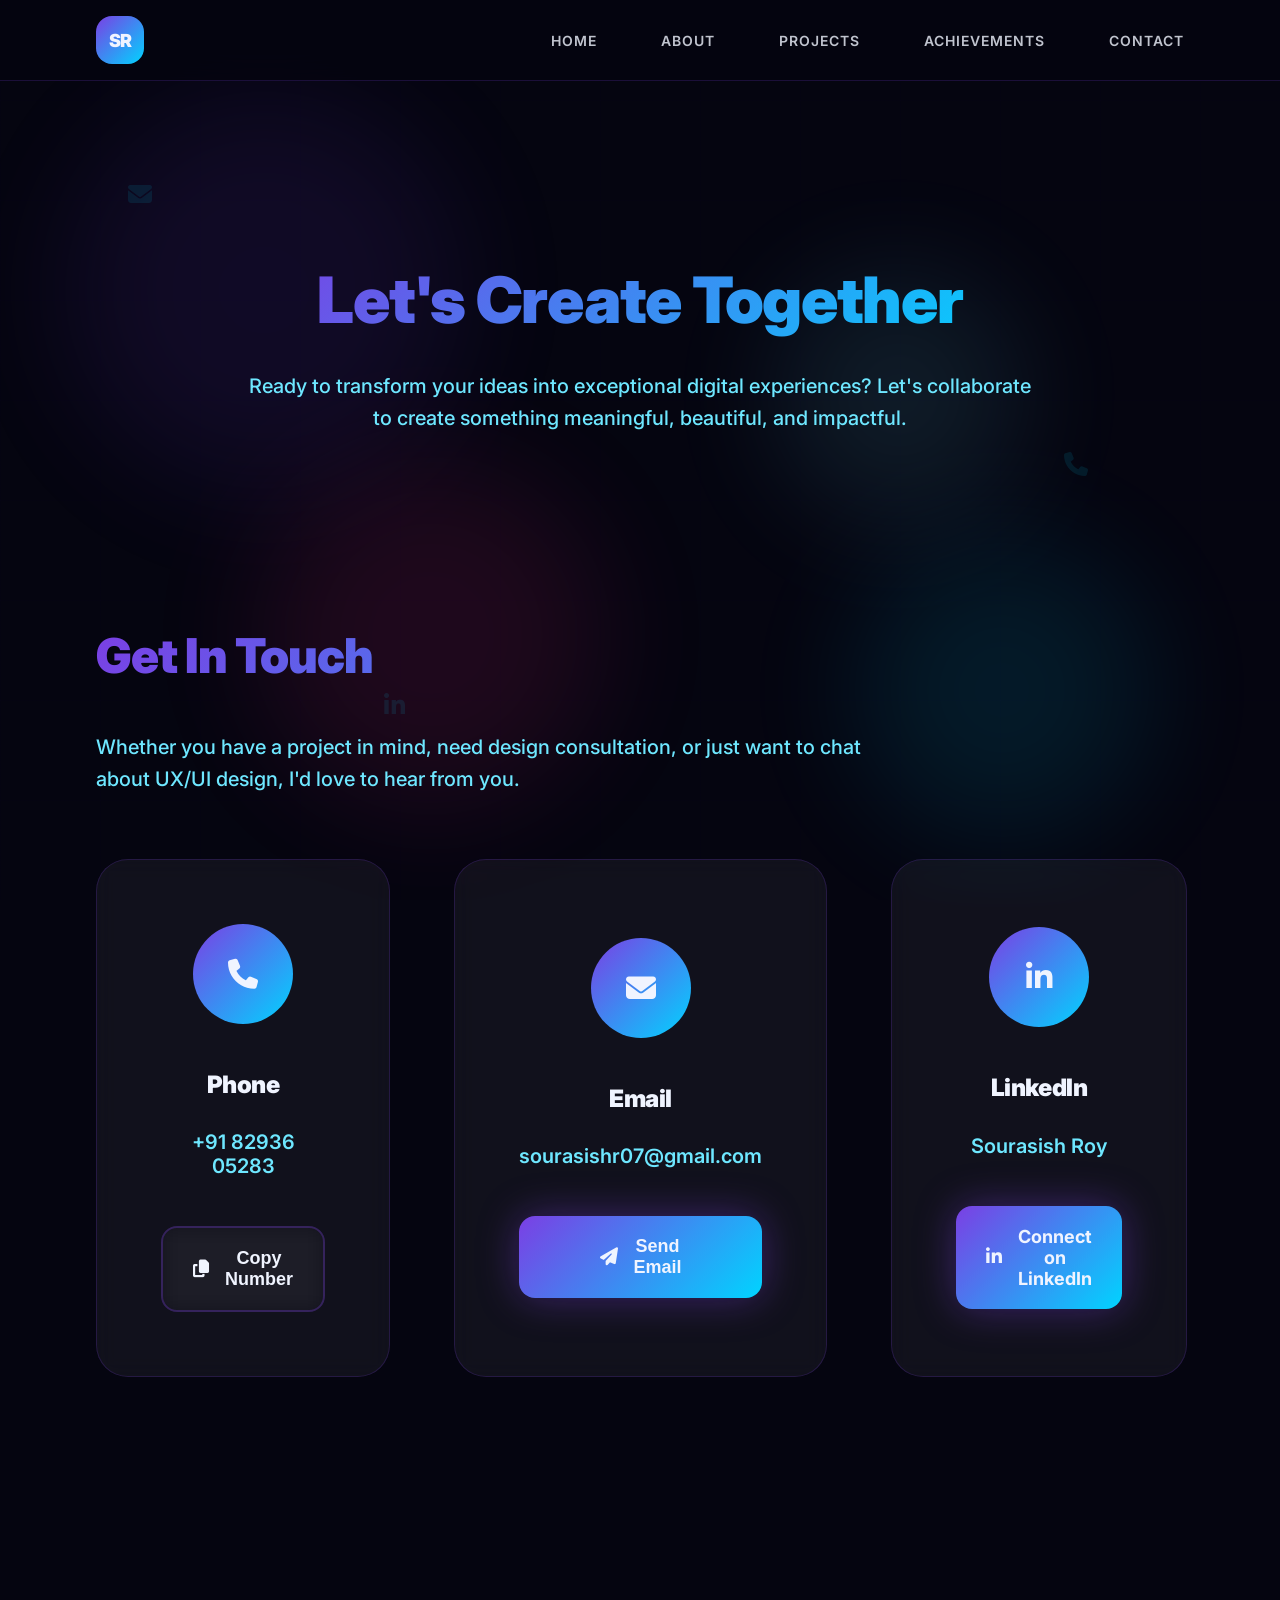
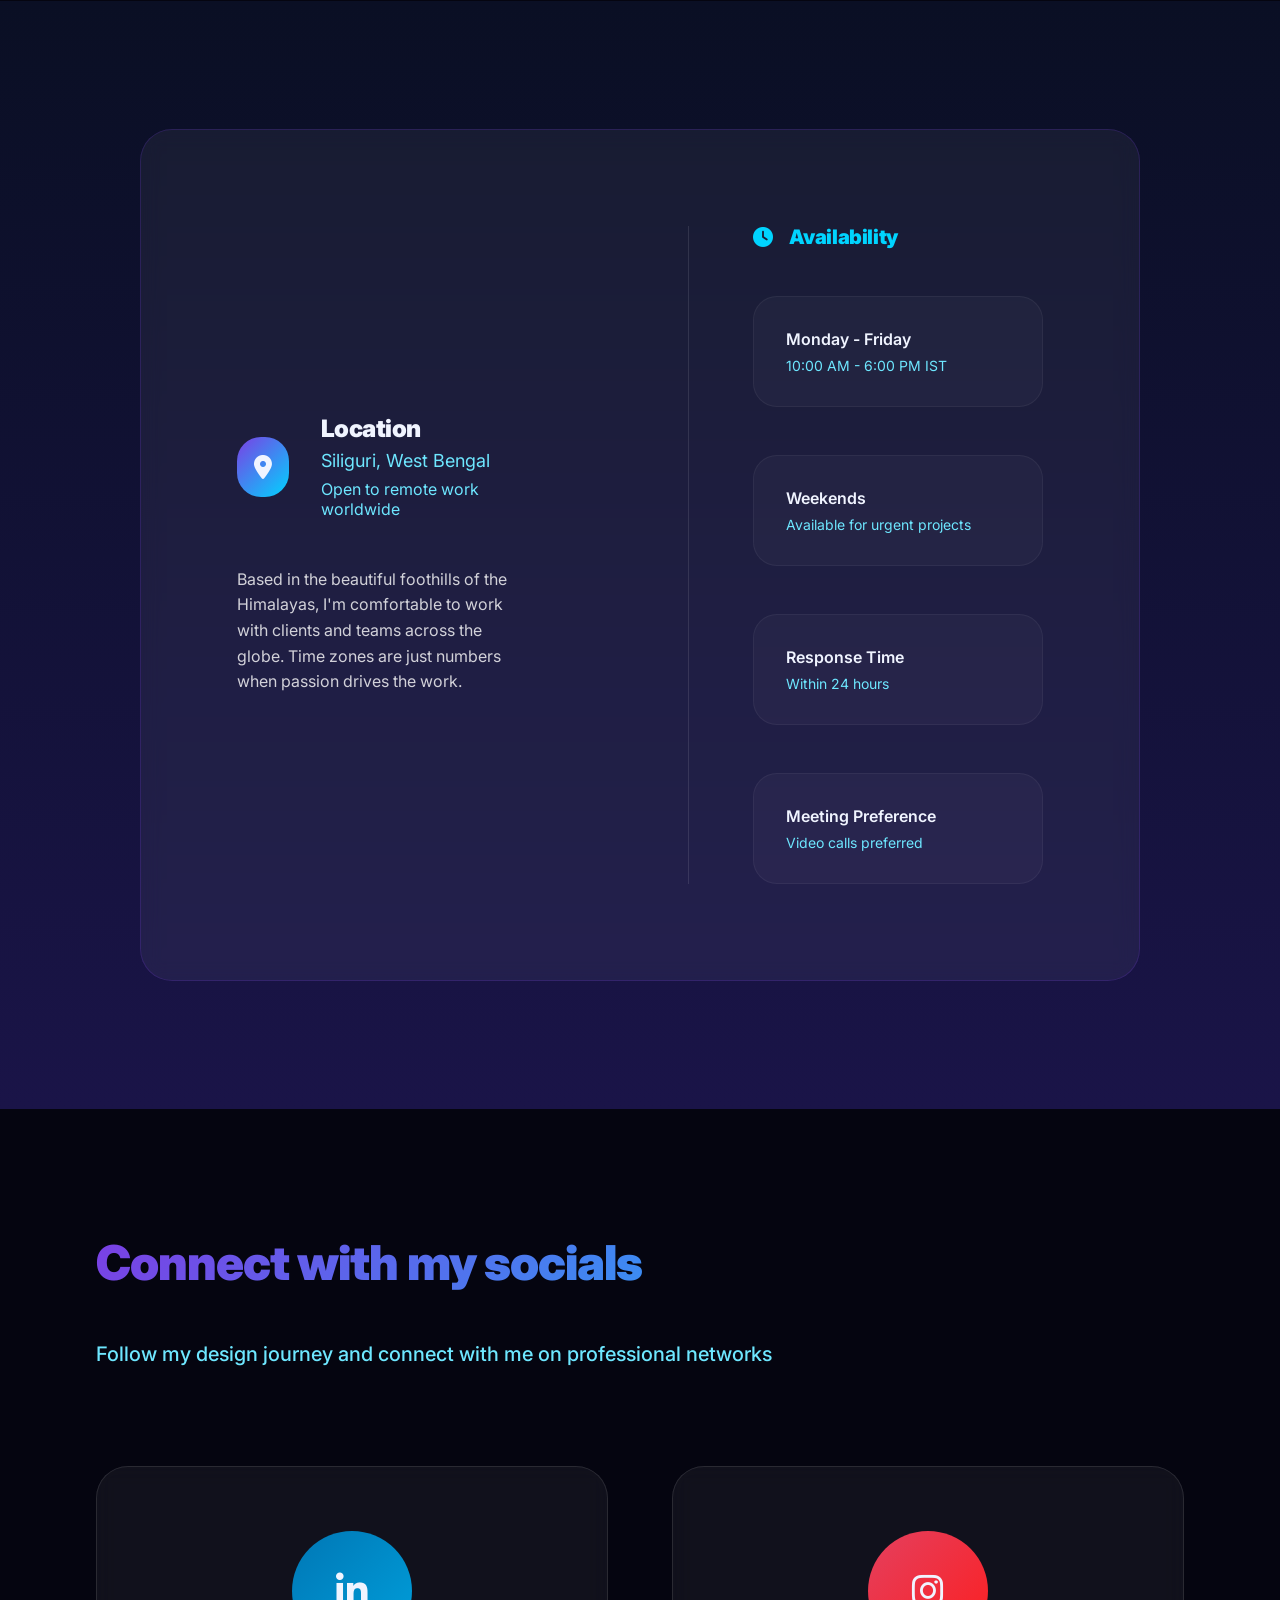
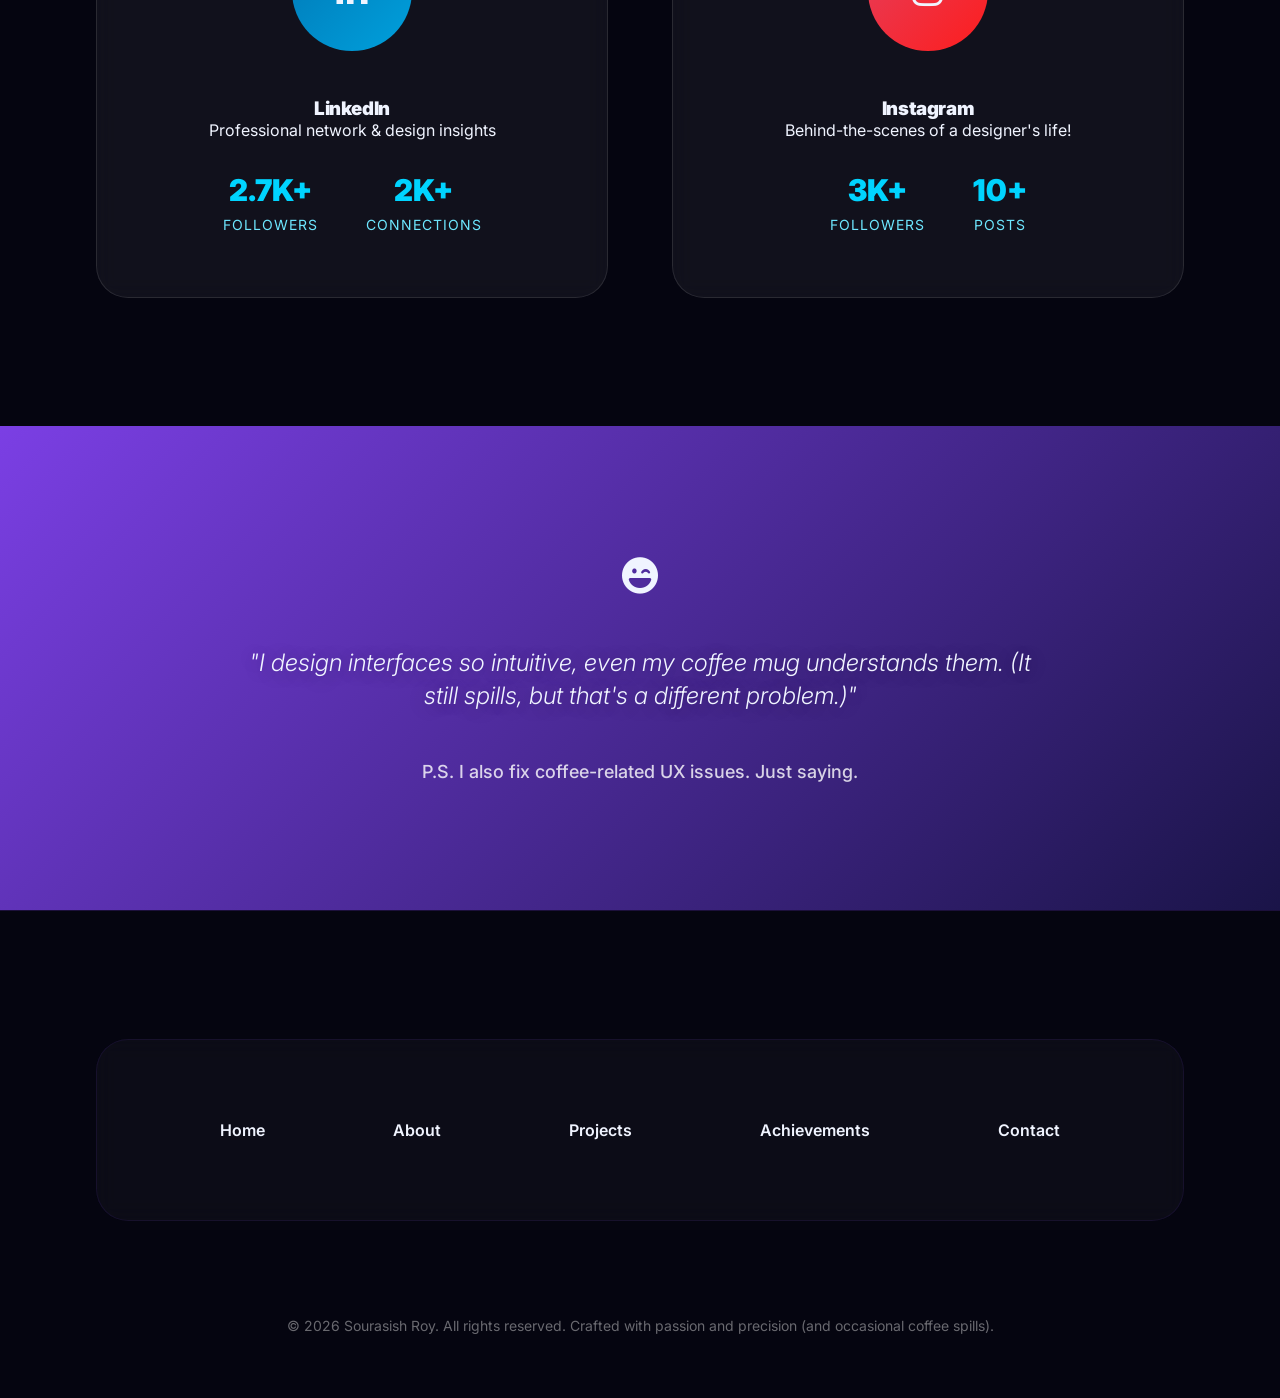
<file: contact.html>
<!DOCTYPE html>
<html lang="en">
<head>
    <meta charset="UTF-8">
    <meta name="viewport" content="width=device-width, initial-scale=1.0">
    <title>Contact · Sourasish Roy</title>
    <link rel="preconnect" href="https://fonts.googleapis.com">
    <link rel="preconnect" href="https://fonts.gstatic.com" crossorigin>
    <link href="https://fonts.googleapis.com/css2?family=Inter:wght@300;400;500;600;700;800;900&display=swap" rel="stylesheet">
    <link rel="stylesheet" href="https://cdnjs.cloudflare.com/ajax/libs/font-awesome/6.4.0/css/all.min.css">
    <style>
        /* ===== CINEMATIC VARIABLES ===== */
        :root {
            /* Color Palette */
            --space-black: #050510;
            --deep-navy: #0A0F24;
            --cosmic-purple: #1A1448;
            --electric-violet: #7B3FE4;
            --neon-blue: #00D4FF;
            --soft-cyan: #6EE7FF;
            --cosmic-pink: #FF2E8A;
            --star-white: #F0F4FF;
            --accent-gold: #FFD700;
            
            /* Gradients */
            --gradient-primary: linear-gradient(135deg, var(--electric-violet) 0%, var(--neon-blue) 100%);
            --gradient-secondary: linear-gradient(135deg, var(--cosmic-pink) 0%, var(--electric-violet) 100%);
            --gradient-gold: linear-gradient(135deg, var(--accent-gold) 0%, #FFA500 100%);
            
            /* Typography */
            --font-primary: 'Inter', -apple-system, BlinkMacSystemFont, sans-serif;
            --text-xs: 0.75rem;
            --text-sm: 0.875rem;
            --text-base: 1rem;
            --text-lg: 1.125rem;
            --text-xl: 1.25rem;
            --text-2xl: 1.5rem;
            --text-3xl: 1.875rem;
            --text-4xl: 2.25rem;
            --text-5xl: 3rem;
            --text-6xl: 4rem;
            
            /* Spacing */
            --space-xs: 0.5rem;
            --space-sm: 1rem;
            --space-md: 2rem;
            --space-lg: 3rem;
            --space-xl: 4rem;
            --space-2xl: 6rem;
            --space-3xl: 8rem;
            
            /* Effects */
            --radius-sm: 8px;
            --radius-md: 16px;
            --radius-lg: 24px;
            --radius-xl: 32px;
            --radius-circle: 50%;
            --shadow-glow: 0 0 40px rgba(123, 63, 228, 0.4);
            --shadow-glow-blue: 0 0 40px rgba(0, 212, 255, 0.4);
            --shadow-glow-gold: 0 0 40px rgba(255, 215, 0, 0.4);
            
            /* Transitions */
            --ease-smooth: cubic-bezier(0.4, 0, 0.2, 1);
            --ease-elastic: cubic-bezier(0.34, 1.56, 0.64, 1);
            --ease-zoop: cubic-bezier(0.175, 0.885, 0.32, 1.275);
        }

        /* ===== BASE STYLES ===== */
        * {
            margin: 0;
            padding: 0;
            box-sizing: border-box;
        }

        html {
            scroll-behavior: smooth;
            background: var(--space-black);
        }

        body {
            font-family: var(--font-primary);
            color: var(--star-white);
            background: var(--space-black);
            overflow-x: hidden;
            position: relative;
            min-height: 100vh;
            opacity: 0;
            animation: bodyFadeIn 1s var(--ease-smooth) forwards;
        }

        @keyframes bodyFadeIn {
            to { opacity: 1; }
        }

        /* Dynamic Background Animation */
        .dynamic-bg {
            position: fixed;
            top: 0;
            left: 0;
            width: 100%;
            height: 100%;
            pointer-events: none;
            z-index: -2;
            overflow: hidden;
        }

        .bg-element {
            position: absolute;
            border-radius: 50%;
            filter: blur(60px);
            opacity: 0.1;
            animation: floatAround 20s linear infinite;
        }

        .bg-1 {
            width: 400px;
            height: 400px;
            background: var(--electric-violet);
            top: 10%;
            left: 5%;
            animation-delay: 0s;
        }

        .bg-2 {
            width: 300px;
            height: 300px;
            background: var(--neon-blue);
            top: 60%;
            right: 10%;
            animation-delay: -5s;
        }

        .bg-3 {
            width: 350px;
            height: 350px;
            background: var(--cosmic-pink);
            bottom: 10%;
            left: 20%;
            animation-delay: -10s;
        }

        .bg-4 {
            width: 250px;
            height: 250px;
            background: var(--soft-cyan);
            top: 30%;
            right: 20%;
            animation-delay: -15s;
        }

        @keyframes floatAround {
            0%, 100% {
                transform: translate(0, 0) scale(1);
            }
            25% {
                transform: translate(50px, -30px) scale(1.1);
            }
            50% {
                transform: translate(30px, 40px) scale(0.9);
            }
            75% {
                transform: translate(-40px, 20px) scale(1.05);
            }
        }

        /* Animated Grid */
        .animated-grid {
            position: fixed;
            top: 0;
            left: 0;
            width: 100%;
            height: 100%;
            background-image: 
                linear-gradient(to right, rgba(123, 63, 228, 0.03) 1px, transparent 1px),
                linear-gradient(to bottom, rgba(123, 63, 228, 0.03) 1px, transparent 1px);
            background-size: 100px 100px;
            pointer-events: none;
            z-index: -1;
            opacity: 0.3;
            animation: gridFlow 20s linear infinite;
        }

        @keyframes gridFlow {
            0% {
                background-position: 0 0;
            }
            100% {
                background-position: 100px 100px;
            }
        }

        /* Floating Contact Icons */
        .floating-contact {
            position: fixed;
            font-size: 1.5rem;
            color: var(--neon-blue);
            opacity: 0.1;
            z-index: -1;
            animation: floatContact 15s linear infinite;
        }

        .contact-1 {
            top: 20%;
            left: 10%;
            animation-delay: 0s;
        }

        .contact-2 {
            top: 50%;
            right: 15%;
            animation-delay: -5s;
        }

        .contact-3 {
            bottom: 20%;
            left: 30%;
            animation-delay: -10s;
        }

        @keyframes floatContact {
            0%, 100% {
                transform: translate(0, 0) rotate(0deg);
            }
            25% {
                transform: translate(40px, -25px) rotate(90deg);
            }
            50% {
                transform: translate(25px, 35px) rotate(180deg);
            }
            75% {
                transform: translate(-35px, 15px) rotate(270deg);
            }
        }

        /* ===== TYPOGRAPHY ===== */
        h1, h2, h3, h4 {
            font-weight: 900;
            line-height: 1.1;
            letter-spacing: -0.02em;
        }
        .hero-content h1{
            line-height: normal;
        }
        h1 {
            font-size: var(--text-6xl);
            background: var(--gradient-primary);
            -webkit-background-clip: text;
            -webkit-text-fill-color: transparent;
            background-clip: text;
            margin-bottom: var(--space-md);
            opacity: 0;
            transform: translateY(30px);
            animation: fadeInUp 1s var(--ease-elastic) 0.5s forwards;
        }

        h2 {
            font-size: var(--text-5xl);
            background: var(--gradient-primary);
            -webkit-background-clip: text;
            -webkit-text-fill-color: transparent;
            background-clip: text;
            margin-bottom: var(--space-lg);
            opacity: 0;
            transform: translateY(30px);
            animation: fadeInUp 1s var(--ease-elastic) 0.7s forwards;
        }

        @keyframes fadeInUp {
            to {
                opacity: 1;
                transform: translateY(0);
            }
        }

        .section-subtitle {
            font-size: var(--text-xl);
            color: var(--soft-cyan);
            font-weight: 500;
            max-width: 800px;
            line-height: 1.6;
            margin-bottom: var(--space-xl);
            opacity: 0;
            transform: translateY(20px);
            animation: fadeInUp 1s var(--ease-elastic) 0.9s forwards;
        }

        /* ===== LAYOUT ===== */
        .container {
            width: 90%;
            max-width: 1400px;
            margin: 0 auto;
            padding: 0 var(--space-md);
        }

        .section {
            padding: var(--space-3xl) 0;
            position: relative;
            overflow: hidden;
        }

        /* ===== NAVIGATION ===== */
        .nav {
            position: fixed;
            top: 0;
            left: 0;
            width: 100%;
            z-index: 1000;
            padding: var(--space-sm) 0;
            backdrop-filter: blur(20px);
            background: rgba(5, 5, 16, 0.85);
            border-bottom: 1px solid rgba(123, 63, 228, 0.2);
            transform: translateY(-100%);
            transition: all 0.6s var(--ease-smooth);
            animation: navSlideIn 1s var(--ease-elastic) 0.3s forwards;
        }

        @keyframes navSlideIn {
            to { transform: translateY(0); }
        }

        .nav-container {
            display: flex;
            justify-content: space-between;
            align-items: center;
        }

        .logo {
            width: 48px;
            height: 48px;
            border-radius: var(--radius-md);
            background: var(--gradient-primary);
            display: flex;
            text-decoration:none;
            align-items: center;
            justify-content: center;
            position: relative;
            overflow: hidden;
            transition: all 0.4s var(--ease-elastic);
            cursor: pointer;
        }

        .logo::before {
            content: 'SR';
            font-weight: 900;
            font-size: var(--text-lg);
            color: var(--star-white);
            letter-spacing: -1px;
            z-index: 2;
        }

        .logo::after {
            content: '';
            position: absolute;
            inset: 0;
            background: linear-gradient(45deg, 
                transparent 30%, 
                rgba(255, 255, 255, 0.3) 50%, 
                transparent 70%);
            transform: translateX(-100%);
            transition: transform 0.6s var(--ease-smooth);
        }

        .logo:hover {
            transform: scale(1.15) rotate(15deg);
            box-shadow: var(--shadow-glow);
        }

        .logo:hover::after {
            transform: translateX(100%);
        }

        .nav-links {
            display: flex;
            gap: var(--space-xl);
            list-style: none;
        }

        .nav-link {
            color: var(--star-white);
            text-decoration: none;
            font-weight: 600;
            font-size: var(--text-sm);
            text-transform: uppercase;
            letter-spacing: 1px;
            position: relative;
            padding: var(--space-xs) 0;
            opacity: 0.8;
            transition: all 0.3s var(--ease-smooth);
        }

        .nav-link::after {
            content: '';
            position: absolute;
            bottom: 0;
            left: 0;
            width: 0;
            height: 2px;
            background: var(--gradient-primary);
            transition: width 0.4s var(--ease-smooth);
        }

        .nav-link:hover {
            opacity: 1;
            color: var(--neon-blue);
        }

        .nav-link:hover::after {
            width: 100%;
        }

        /* ===== CONTACT HERO ===== */
        .contact-hero {
            min-height: 70vh;
            display: flex;
            align-items: center;
            
            padding-top: var(--space-3xl);
            text-align: center;
        }

        .hero-content {
            max-width: 800px;
            margin: 0 auto;
        }

        /* ===== ENHANCED CONTACT SECTION ===== */
        .contact-section {
                        position: relative;
            padding-bottom: var(--space-3xl);
        }

        .contact-container {
            max-width: 1200px;
            margin: 0 auto;
        }

        /* Three Cards in One Line */
        .contact-info-grid {
            display: grid;
            grid-template-columns: repeat(3, 1fr);
            gap: var(--space-xl);
            margin-bottom: var(--space-2xl);
        }

        .contact-item {
            background: rgba(255, 255, 255, 0.05);
            border-radius: var(--radius-xl);
            padding: var(--space-xl);
            border: 1px solid rgba(123, 63, 228, 0.2);
            transition: all 0.4s var(--ease-elastic);
            backdrop-filter: blur(10px);
            text-align: center;
            display: flex;
            flex-direction: column;
            align-items: center;
            justify-content: center;
            min-height: 350px;
            opacity: 0;
            transform: translateY(30px);
            animation: slideInUp 0.8s var(--ease-elastic) forwards;
        }

        .contact-item:nth-child(1) { animation-delay: 0.3s; }
        .contact-item:nth-child(2) { animation-delay: 0.6s; }
        .contact-item:nth-child(3) { animation-delay: 0.9s; }

        @keyframes slideInUp {
            to {
                opacity: 1;
                transform: translateY(0);
            }
        }

        .contact-item:hover {
            transform: translateY(-8px);
            border-color: var(--electric-violet);
            box-shadow: var(--shadow-glow);
        }

        .contact-icon {
            width: 100px;
            height: 100px;
            background: var(--gradient-primary);
            border-radius: var(--radius-circle);
            display: flex;
            align-items: center;
            justify-content: center;
            font-size: var(--text-3xl);
            color: var(--star-white);
            margin: 0 auto var(--space-lg);
            transition: transform 0.3s var(--ease-elastic);
        }

        .contact-item:hover .contact-icon {
            transform: scale(1.1) rotate(10deg);
        }

        .contact-details h3 {
            color: var(--star-white);
            margin-bottom: var(--space-md);
            font-size: var(--text-2xl);
        }

        .contact-value {
            font-size: var(--text-xl);
            color: var(--soft-cyan);
            margin-bottom: var(--space-lg);
            font-weight: 600;
        }

        .btn {
            padding:20px 30px;
            border-radius: var(--radius-md);
            font-weight: 700;
            font-size: var(--text-lg);
            text-decoration: none;
            display: inline-flex;
            align-items: center;
            justify-content: center;
            gap: var(--space-sm);
            transition: all 0.4s var(--ease-elastic);
            position: relative;
            overflow: hidden;
            border: none;
            cursor: pointer;
            width: 100%;
            max-width: 250px;
            margin: 0 auto;
        }

        .btn-primary {
            background: var(--gradient-primary);
            color: var(--star-white);
            box-shadow: var(--shadow-glow);
        }

        .btn-primary:hover {
            transform: translateY(-4px) scale(1.02);
            box-shadow: var(--shadow-glow-blue);
        }

        .btn-secondary {
            background: transparent;
            color: var(--star-white);
            border: 2px solid rgba(123, 63, 228, 0.3);
            backdrop-filter: blur(10px);
        }

        .btn-secondary:hover {
            transform: translateY(-4px);
            border-color: var(--electric-violet);
            background: rgba(123, 63, 228, 0.1);
            box-shadow: var(--shadow-glow);
        }

        .copy-success {
            position: absolute;
            top: -40px;
            left: 50%;
            transform: translateX(-50%);
            background: var(--gradient-primary);
            color: var(--star-white);
            padding: 8px 16px;
            border-radius: var(--radius-sm);
            font-size: var(--text-sm);
            opacity: 0;
            transition: opacity 0.3s var(--ease-smooth);
            pointer-events: none;
            white-space: nowrap;
        }

        .copy-success.show {
            opacity: 1;
        }

        /* ===== LOCATION & AVAILABILITY BOX ===== */
        .location-availability {
            background: linear-gradient(to bottom, var(--deep-navy), var(--cosmic-purple));
            position: relative;
            padding: var(--space-3xl) 0;
        }

        .location-box {
            background: rgba(255, 255, 255, 0.05);
            border-radius: var(--radius-xl);
            padding: var(--space-2xl);
            border: 1px solid rgba(123, 63, 228, 0.2);
            max-width: 1000px;
            margin: 0 auto;
            backdrop-filter: blur(10px);
            display: grid;
            grid-template-columns: 1fr 1fr;
            gap: var(--space-2xl);
            align-items: center;
            opacity: 0;
            transform: translateY(30px);
            animation: slideInUp 0.8s var(--ease-elastic) 1.2s forwards;
        }

        .location-content {
            padding-right: var(--space-xl);
        }

        .location-header {
            display: flex;
            align-items: center;
            gap: var(--space-md);
            margin-bottom: var(--space-lg);
        }

        .location-icon {
            width: 60px;
            height: 60px;
            background: var(--gradient-primary);
            border-radius: var(--radius-lg);
            display: flex;
            align-items: center;
            justify-content: center;
            font-size: var(--text-2xl);
            color: var(--star-white);
        }

        .location-details h3 {
            color: var(--star-white);
            margin-bottom: var(--space-xs);
            font-size: var(--text-2xl);
        }

        .location-details p {
            color: var(--soft-cyan);
            font-size: var(--text-lg);
        }

        .availability-content {
            padding-left: var(--space-xl);
            border-left: 1px solid rgba(255, 255, 255, 0.1);
        }

        .availability h4 {
            color: var(--neon-blue);
            margin-bottom: var(--space-lg);
            font-size: var(--text-xl);
            display: flex;
            align-items: center;
            gap: var(--space-sm);
        }

        .availability-grid {
            display: grid;
            grid-template-columns: 1fr;
            gap: var(--space-lg);
        }

        .availability-item {
            display: flex;
            flex-direction: column;
            gap: var(--space-xs);
            padding: var(--space-md);
            background: rgba(255, 255, 255, 0.03);
            border-radius: var(--radius-lg);
            border: 1px solid rgba(255, 255, 255, 0.05);
            transition: all 0.3s var(--ease-smooth);
        }

        .availability-item:hover {
            background: rgba(255, 255, 255, 0.05);
            border-color: rgba(123, 63, 228, 0.2);
            transform: translateX(5px);
        }

        .availability-day {
            font-weight: 600;
            color: var(--star-white);
            font-size: var(--text-base);
        }

        .availability-time {
            color: var(--soft-cyan);
            font-size: var(--text-sm);
        }

        /* ===== SOCIAL CONNECTIONS ===== */
        .social-connections {
            
            position: relative;
            padding: var(--space-3xl) 0;
        }

        .social-cards {
            display: grid;
            grid-template-columns: repeat(auto-fit, minmax(300px, 1fr));
            gap: var(--space-xl);
            margin-top: var(--space-2xl);
        }

        .social-card {
            background: rgba(255, 255, 255, 0.05);
            border-radius: var(--radius-xl);
            padding: var(--space-xl);
            border: 1px solid rgba(255, 255, 255, 0.1);
            text-align: center;
            transition: all 0.4s var(--ease-elastic);
            backdrop-filter: blur(10px);
            text-decoration: none;
            color: var(--star-white);
            display: block;
            opacity: 0;
            transform: translateY(30px);
            animation: slideInUp 0.8s var(--ease-elastic) forwards;
        }

        .social-card:nth-child(1) { animation-delay: 0.5s; }
        .social-card:nth-child(2) { animation-delay: 0.8s; }

        .social-card:hover {
            transform: translateY(-8px);
            border-color: var(--electric-violet);
            box-shadow: var(--shadow-glow);
        }

        .social-icon {
            width: 120px;
            height: 120px;
            border-radius: var(--radius-circle);
            display: flex;
            align-items: center;
            justify-content: center;
            font-size: var(--text-4xl);
            margin: 0 auto var(--space-lg);
            transition: all 0.3s var(--ease-elastic);
        }

        .social-card:hover .social-icon {
            transform: scale(1.1) rotate(10deg);
        }

        .social-card.linkedin .social-icon {
            background: linear-gradient(135deg, #0077B5, #00A0DC);
        }

        .social-card.instagram .social-icon {
            background: linear-gradient(135deg, #E4405F, #FD1D1D);
        }

        .social-stats {
            display: flex;
            justify-content: center;
            gap: var(--space-lg);
            margin-top: var(--space-md);
        }

        .social-stat {
            text-align: center;
        }

        .social-number {
            font-size: var(--text-3xl);
            font-weight: 900;
            color: var(--neon-blue);
            margin-bottom: var(--space-xs);
            transition: all 0.3s var(--ease-elastic);
        }

        .social-card:hover .social-number {
            transform: scale(1.2);
        }

        .social-label {
            font-size: var(--text-sm);
            color: var(--soft-cyan);
            text-transform: uppercase;
            letter-spacing: 1px;
        }

        /* ===== HUMOR SECTION ===== */
        .humor-section {
            background:linear-gradient(135deg, var(--electric-violet), #1a1448);
            padding: var(--space-3xl) 0;
            position: relative;
            overflow: hidden;
        }

        .humor-content {
            max-width: 800px;
            margin: 0 auto;
            text-align: center;
            position: relative;
            z-index: 2;
        }

        .humor-icon {
            font-size: var(--text-4xl);
            color: var(--star-white);
            margin-bottom: var(--space-lg);
            animation: humorFloat 4s ease-in-out infinite;
        }

        @keyframes humorFloat {
            0%, 100% { 
                transform: translateY(0) rotate(0deg); 
            }
            25% { 
                transform: translateY(-10px) rotate(5deg); 
            }
            50% { 
                transform: translateY(0) rotate(0deg); 
            }
            75% { 
                transform: translateY(10px) rotate(-5deg); 
            }
        }

        .humor-text {
            font-size: var(--text-2xl);
            color: var(--star-white);
            font-style: italic;
            line-height: 1.4;
            margin-bottom: var(--space-lg);
            font-weight: 300;
            text-shadow: 0 2px 20px rgba(0, 0, 0, 0.3);
        }

        .humor-subtext {
            font-size: var(--text-lg);
            color: rgba(255, 255, 255, 0.8);
            font-weight: 500;
        }

        /* ===== FOOTER ===== */
        .footer {
            padding: var(--space-3xl) 0 var(--space-xl);
            text-align: center;
            position: relative;
            background: var(--space-black);
            border-top: 1px solid rgba(123, 63, 228, 0.2);
        }

        .footer-content {
            max-width: 1200px;
            margin: 0 auto;
        }

        .footer-nav {
            display: flex;
            justify-content: center;
            flex-wrap: wrap;
            gap: var(--space-xl);
            margin-bottom: var(--space-2xl);
            padding: var(--space-xl);
            background: rgba(255, 255, 255, 0.03);
            border-radius: var(--radius-xl);
            border: 1px solid rgba(123, 63, 228, 0.1);
            backdrop-filter: blur(10px);
        }

        .footer-nav-link {
            color: var(--star-white);
            text-decoration: none;
            font-weight: 600;
            font-size: var(--text-base);
            padding: var(--space-sm) var(--space-md);
            border-radius: var(--radius-lg);
            transition: all 0.3s var(--ease-smooth);
            position: relative;
            overflow: hidden;
        }

        .footer-nav-link:hover {
            background: rgba(123, 63, 228, 0.1);
            transform: translateY(-2px);
        }

        .footer-nav-link::before {
            content: '';
            position: absolute;
            bottom: 0;
            left: 50%;
            width: 0;
            height: 2px;
            background: var(--gradient-primary);
            transition: all 0.3s var(--ease-smooth);
            transform: translateX(-50%);
        }

        .footer-nav-link:hover::before {
            width: 80%;
        }

        .footer-copyright {
            font-size: var(--text-sm);
            color: rgba(255, 255, 255, 0.4);
        }

        /* ===== RESPONSIVE ===== */
        @media (max-width: 1200px) {
            h1 {
                font-size: var(--text-5xl);
            }
            
            h2 {
                font-size: var(--text-4xl);
            }
            
            .contact-info-grid {
                grid-template-columns: 1fr;
                max-width: 600px;
                margin: 0 auto var(--space-2xl);
            }
            
            .location-box {
                grid-template-columns: 1fr;
                gap: var(--space-xl);
            }
            
            .location-content {
                padding-right: 0;
            }
            
            .availability-content {
                padding-left: 0;
                border-left: none;
                border-top: 1px solid rgba(255, 255, 255, 0.1);
                padding-top: var(--space-xl);
            }
        }

        @media (max-width: 768px) {
            .social-cards {
                grid-template-columns: 1fr;
                max-width: 400px;
                margin: var(--space-2xl) auto 0;
            }
            
            .footer-nav {
                flex-direction: column;
                align-items: center;
                gap: var(--space-md);
            }
            
            .nav-links {
                gap: var(--space-md);
            }
            
            .nav-link {
                font-size: var(--text-xs);
            }
            
            .humor-text {
                font-size: var(--text-xl);
            }
            
            .contact-item {
                min-height: 300px;
                padding: var(--space-lg);
            }
        }

        @media (max-width: 480px) {
            h1 {
                font-size: var(--text-4xl);
            }
            
            h2 {
                font-size: var(--text-3xl);
            }
            
            .section-subtitle {
                font-size: var(--text-lg);
            }
            
            .contact-icon {
                width: 80px;
                height: 80px;
                font-size: var(--text-2xl);
            }
            
            .contact-value {
                font-size: var(--text-lg);
            }
            
            .btn {
                padding: var(--space-md) var(--space-lg);
                font-size: var(--text-base);
            }
            
            .humor-text {
                font-size: var(--text-lg);
            }
        }
    </style>
</head>
<body>
    <!-- Dynamic Background -->
    <div class="dynamic-bg">
        <div class="bg-element bg-1"></div>
        <div class="bg-element bg-2"></div>
        <div class="bg-element bg-3"></div>
        <div class="bg-element bg-4"></div>
    </div>
    <div class="animated-grid"></div>

    <!-- Floating Contact Icons -->
    <div class="floating-contact contact-1">
        <i class="fas fa-envelope"></i>
    </div>
    <div class="floating-contact contact-2">
        <i class="fas fa-phone"></i>
    </div>
    <div class="floating-contact contact-3">
        <i class="fab fa-linkedin-in"></i>
    </div>
    
    

    <!-- Navigation -->
    <nav class="nav">
        <div class="container nav-container">
            <a href="index.html" class="logo" aria-label="SR Design Monogram"></a>
            <ul class="nav-links">
                <li><a href="index.html" class="nav-link">Home</a></li>
                <li><a href="about.html" class="nav-link">About</a></li>
                <li><a href="projects.html" class="nav-link">Projects</a></li>
                <li><a href="achievements.html" class="nav-link">Achievements</a></li>
                <li><a href="contact.html" class="nav-link">Contact</a></li>
            </ul>
        </div>
    </nav>

    <!-- Contact Hero -->
    <section class="contact-hero">
        <div class="container">
            <div class="hero-content">
                <h1>Let's Create Together</h1>
                <p class="section-subtitle">
                    Ready to transform your ideas into exceptional digital experiences? Let's collaborate to create something meaningful, beautiful, and impactful.
                </p>
            </div>
        </div>
    </section>

    <!-- Contact Section -->
    <section class="contact-section">
        <div class="container">
            <h2>Get In Touch</h2>
            <p class="section-subtitle">
                Whether you have a project in mind, need design consultation, or just want to chat about UX/UI design, I'd love to hear from you.
            </p>
            
            <div class="contact-container">
                <div class="contact-info-grid">
                 <!-- Phone -->
                    <div class="contact-item">
                        <div class="contact-icon">
                            <i class="fas fa-phone"></i>
                        </div>
                        <div class="contact-details">
                            <h3>Phone</h3>
                            <p class="contact-value">+91 82936 05283</p>
                            <div style="position: relative; width: 100%;">
                                <button class="btn btn-secondary" id="phoneBtn">
                                    <i class="fas fa-copy"></i>
                                    Copy Number
                                </button>
                                <div class="copy-success" id="copySuccess">Copied to clipboard!</div>
                            </div>
                        </div>
                    </div>
                    <!-- Email -->
                    <div class="contact-item">
                        <div class="contact-icon">
                            <i class="fas fa-envelope"></i>
                        </div>
                        <div class="contact-details">
                            <h3>Email</h3>
                            <p class="contact-value">sourasishr07@gmail.com</p>
                            <button class="btn btn-primary" id="emailBtn">
                                <i class="fas fa-paper-plane"></i>
                                Send<br> Email
                            </button>
                        </div> 
                    </div>
                    
                    <!-- LinkedIn -->
                    <div class="contact-item">
                        <div class="contact-icon">
                            <i class="fab fa-linkedin-in"></i>
                        </div>
                        <div class="contact-details">
                            <h3>LinkedIn</h3>
                            <p class="contact-value">Sourasish Roy</p>
                            <a href="https://www.linkedin.com/in/sourasish-roy-uiux/" target="_blank" class="btn btn-primary">
                                <i class="fab fa-linkedin-in"></i>
                                Connect on LinkedIn
                            </a>
                        </div>
                    </div>
                </div>
            </div>
        </div>
    </section>

    <!-- Location & Availability -->
    <section class="location-availability">
        <div class="container">
            <div class="location-box">
                <div class="location-content">
                    <div class="location-header">
                        <div class="location-icon">
                            <i class="fas fa-map-marker-alt"></i>
                        </div>
                        <div class="location-details">
                            <h3>Location</h3>
                            <p>Siliguri, West Bengal</p>
                            <p style="color: var(--soft-cyan); font-size: var(--text-base); margin-top: var(--space-xs);">Open to remote work worldwide</p>
                        </div>
                    </div>
                    <p style="color: rgba(255, 255, 255, 0.8); line-height: 1.6; margin-top: var(--space-md);">
                        Based in the beautiful foothills of the Himalayas, I'm comfortable to work with clients and teams across the globe. Time zones are just numbers when passion drives the work.
                    </p>
                </div>
                
                <div class="availability-content">
                    <div class="availability">
                        <h4><i class="fas fa-clock"></i> Availability</h4>
                        <div class="availability-grid">
                            <div class="availability-item">
                                <span class="availability-day">Monday - Friday</span>
                                <span class="availability-time">10:00 AM - 6:00 PM IST</span>
                            </div>
                            <div class="availability-item">
                                <span class="availability-day">Weekends</span>
                                <span class="availability-time">Available for urgent projects</span>
                            </div>
                            <div class="availability-item">
                                <span class="availability-day">Response Time</span>
                                <span class="availability-time">Within 24 hours</span>
                            </div>
                            <div class="availability-item">
                                <span class="availability-day">Meeting Preference</span>
                                <span class="availability-time">Video calls preferred</span>
                            </div>
                        </div>
                    </div>
                </div>
            </div>
        </div>
    </section>

    <!-- Connect with my socials -->
    <section class="social-connections">
        <div class="container">
            <h2>Connect with my socials</h2>
            <p class="section-subtitle">
                Follow my design journey and connect with me on professional networks
            </p>
            
            <div class="social-cards">
                <!-- LinkedIn -->
                <a href="https://www.linkedin.com/in/sourasish-roy-uiux/" target="_blank" class="social-card linkedin">
                    <div class="social-icon">
                        <i class="fab fa-linkedin-in"></i>
                    </div>
                    <h3>LinkedIn</h3>
                    <p>Professional network & design insights</p>
                    <div class="social-stats">
                        <div class="social-stat">
                            <div class="social-number">2.7K+</div>
                            <div class="social-label">Followers</div>
                        </div>
                        <div class="social-stat">
                            <div class="social-number">2K+</div>
                            <div class="social-label">Connections</div>
                        </div>
                    </div>
                </a>
                
                <!-- Instagram -->
                <a href="https://www.instagram.com/sword__slayer/" target="_blank" class="social-card instagram">
                    <div class="social-icon">
                        <i class="fab fa-instagram"></i>
                    </div>
                    <h3>Instagram</h3>
                    <p>Behind-the-scenes of a designer's life!</p>
                    <div class="social-stats">
                        <div class="social-stat">
                            <div class="social-number">3K+</div>
                            <div class="social-label">Followers</div>
                        </div>
                        <div class="social-stat">
                            <div class="social-number">10+</div>
                            <div class="social-label">Posts</div>
                        </div>
                    </div>
                </a>
            </div>
        </div>
    </section>

    <!-- Humor Section -->
    <section class="humor-section">
        <div class="container">
            <div class="humor-content">
                <div class="humor-icon">
                    <i class="fas fa-laugh-wink"></i>
                </div>
                <p class="humor-text">
                    "I design interfaces so intuitive, even my coffee mug understands them. (It still spills, but that's a different problem.)"
                </p>
                <p class="humor-subtext">
                    P.S. I also fix coffee-related UX issues. Just saying.
                </p>
            </div>
        </div>
    </section>

    <!-- Footer -->
    <footer class="footer">
        <div class="container">
            <div class="footer-content">
                <div class="footer-nav">
                    <a href="index.html" class="footer-nav-link">Home</a>
                    <a href="about.html" class="footer-nav-link">About</a>
                    <a href="projects.html" class="footer-nav-link">Projects</a>
                    <a href="achievements.html" class="footer-nav-link">Achievements</a>
                    <a href="contact.html" class="footer-nav-link">Contact</a>
                </div>
                <p class="footer-copyright">
                    © 2026 Sourasish Roy. All rights reserved. Crafted with passion and precision (and occasional coffee spills).
                </p>
            </div>
        </div>
    </footer>

    <script>
        document.addEventListener('DOMContentLoaded', function() {
            // ===== NAVIGATION SCROLL EFFECT =====
            const nav = document.querySelector('.nav');
            let lastScroll = 0;
            
            window.addEventListener('scroll', () => {
                const currentScroll = window.pageYOffset;
                
                if (currentScroll <= 0) {
                    nav.style.transform = 'translateY(0)';
                    return;
                }
                
                if (currentScroll > lastScroll && currentScroll > 100) {
                    nav.style.transform = 'translateY(-100%)';
                } else {
                    nav.style.transform = 'translateY(0)';
                }
                
                lastScroll = currentScroll;
            });

            // ===== EMAIL BUTTON =====
            const emailBtn = document.getElementById('emailBtn');
            emailBtn.addEventListener('click', function() {
                window.location.href = 'mailto:hello@sourasish.design?subject=Design%20Inquiry&body=Hello%20Sourasish,%0D%0A%0D%0AI%20would%20like%20to%20discuss%20a%20project%20with%20you.%0D%0A%0D%0ABest%20regards,';
            });
            
            // ===== PHONE COPY FUNCTIONALITY =====
            const phoneBtn = document.getElementById('phoneBtn');
            const copySuccess = document.getElementById('copySuccess');
            
            phoneBtn.addEventListener('click', function() {
                const phoneNumber = '+918293605283';
                
                // Create a temporary input element
                const tempInput = document.createElement('input');
                tempInput.value = phoneNumber;
                document.body.appendChild(tempInput);
                
                // Select and copy the text
                tempInput.select();
                tempInput.setSelectionRange(0, 99999); // For mobile devices
                
                try {
                    const successful = document.execCommand('copy');
                    if (successful) {
                        // Show success message
                        copySuccess.classList.add('show');
                        
                        // Hide message after 2 seconds
                        setTimeout(() => {
                            copySuccess.classList.remove('show');
                        }, 2000);
                        
                        // Change button text temporarily
                        const originalHTML = phoneBtn.innerHTML;
                        phoneBtn.innerHTML = '<i class="fas fa-check"></i> Copied!';
                        phoneBtn.style.background = 'var(--gradient-primary)';
                        
                        setTimeout(() => {
                            phoneBtn.innerHTML = originalHTML;
                            phoneBtn.style.background = '';
                        }, 2000);
                    }
                } catch (err) {
                    console.error('Failed to copy: ', err);
                }
                
                // Remove temporary input
                document.body.removeChild(tempInput);
            });
            
            // ===== SOCIAL CARDS ANIMATION =====
            const socialCards = document.querySelectorAll('.social-card');
            
            socialCards.forEach(card => {
                card.addEventListener('mouseenter', function() {
                    const icon = this.querySelector('.social-icon');
                    const numbers = this.querySelectorAll('.social-number');
                    
                    // Animate icon
                    icon.style.transform = 'scale(1.1) rotate(10deg)';
                    
                    // Animate numbers
                    numbers.forEach(number => {
                        number.style.transform = 'scale(1.2)';
                        setTimeout(() => {
                            number.style.transform = 'scale(1)';
                        }, 200);
                    });
                });
                
                card.addEventListener('mouseleave', function() {
                    const icon = this.querySelector('.social-icon');
                    icon.style.transform = 'scale(1) rotate(0)';
                });
            });

            // ===== CONTACT ITEMS INTERACTION =====
            const contactItems = document.querySelectorAll('.contact-item');
            
            contactItems.forEach(item => {
                item.addEventListener('mouseenter', () => {
                    const icon = item.querySelector('.contact-icon');
                    icon.style.animation = 'none';
                    icon.offsetHeight; // Trigger reflow
                    icon.style.animation = null;
                });
            });

            // ===== LOGO INTERACTION =====
            const logo = document.querySelector('.logo');
            logo.addEventListener('mouseenter', () => {
                logo.style.transform = 'scale(1.15) rotate(15deg)';
                logo.style.boxShadow = 'var(--shadow-glow)';
            });
            
            logo.addEventListener('mouseleave', () => {
                logo.style.transform = 'scale(1) rotate(0)';
                logo.style.boxShadow = 'none';
            });

            // ===== AVAILABILITY ITEMS INTERACTION =====
            const availabilityItems = document.querySelectorAll('.availability-item');
            
            availabilityItems.forEach(item => {
                item.addEventListener('mouseenter', () => {
                    item.style.transform = 'translateX(5px)';
                });
                
                item.addEventListener('mouseleave', () => {
                    item.style.transform = 'translateX(0)';
                });
            });

            // ===== FLOATING CONTACT ICONS =====
            const floatingContacts = document.querySelectorAll('.floating-contact');
            
            setInterval(() => {
                floatingContacts.forEach(contact => {
                    const currentAnimation = contact.style.animation;
                    contact.style.animation = 'none';
                    contact.offsetHeight; // Trigger reflow
                    contact.style.animation = currentAnimation;
                });
            }, 15000); // Restart animation every 15 seconds
        });
    </script>
</body>
</html>
</file>
<file: style.css>
/* ===== CINEMATIC VARIABLES ===== */
        :root {
            /* Color Palette */
            --space-black: #050510;
            --deep-navy: #0A0F24;
            --cosmic-purple: #1A1448;
            --electric-violet: #7B3FE4;
            --neon-blue: #00D4FF;
            --soft-cyan: #6EE7FF;
            --cosmic-pink: #FF2E8A;
            --star-white: #F0F4FF;
            --accent-gold: #FFD700;
            
            /* Gradients */
            --gradient-primary: linear-gradient(135deg, var(--electric-violet) 0%, var(--neon-blue) 100%);
            --gradient-secondary: linear-gradient(135deg, var(--cosmic-pink) 0%, var(--electric-violet) 100%);
            --gradient-gold: linear-gradient(135deg, var(--accent-gold) 0%, #FFA500 100%);
            
            /* Typography */
            --font-primary: 'Inter', -apple-system, BlinkMacSystemFont, sans-serif;
            --text-xs: 0.75rem;
            --text-sm: 0.875rem;
            --text-base: 1rem;
            --text-lg: 1.125rem;
            --text-xl: 1.25rem;
            --text-2xl: 1.5rem;
            --text-3xl: 1.875rem;
            --text-4xl: 2.25rem;
            --text-5xl: 3rem;
            --text-6xl: 4rem;
            --text-hero: 5.5rem;
            
            /* Spacing */
            --space-xss: 0.2rem;
            --space-xs: 0.5rem;
            --space-sm: 1rem;
            --space-md: 2rem;
            --space-lg: 3rem;
            --space-xl: 4rem;
            --space-2xl: 6rem;
            --space-3xl: 8rem;
            
            /* Effects */
            --radius-sm: 8px;
            --radius-md: 16px;
            --radius-lg: 24px;
            --radius-xl: 32px;
            --radius-circle: 50%;
            --shadow-glow: 0 0 40px rgba(123, 63, 228, 0.4);
            --shadow-glow-blue: 0 0 40px rgba(0, 212, 255, 0.4);
            --shadow-glow-gold: 0 0 40px rgba(255, 215, 0, 0.4);
            
            /* Transitions */
            --ease-smooth: cubic-bezier(0.4, 0, 0.2, 1);
            --ease-elastic: cubic-bezier(0.34, 1.56, 0.64, 1);
            --ease-zoop: cubic-bezier(0.175, 0.885, 0.32, 1.275);
        }

        /* ===== BASE STYLES ===== */
        * {
            margin: 0;
            padding: 0;
            box-sizing: border-box;
        }

        html {
            scroll-behavior: smooth;
            background: var(--space-black);
        }

        body {
            font-family: var(--font-primary);
            color: var(--star-white);
            background: var(--space-black);
            overflow-x: hidden;
            position: relative;
            min-height: 100vh;
            opacity: 0;
            animation: bodyFadeIn 1s var(--ease-smooth) forwards;
        }

        @keyframes bodyFadeIn {
            to { opacity: 1; }
        }

        /* Dynamic Cosmic Background */
        body::before {
            content: '';
            position: fixed;
            top: 0;
            left: 0;
            width: 100%;
            height: 100%;
            background: 
                radial-gradient(circle at 20% 30%, rgba(123, 63, 228, 0.15) 0%, transparent 50%),
                radial-gradient(circle at 80% 70%, rgba(0, 212, 255, 0.1) 0%, transparent 50%),
                radial-gradient(circle at 40% 80%, rgba(255, 46, 138, 0.1) 0%, transparent 50%),
                radial-gradient(circle at 60% 20%, rgba(110, 231, 255, 0.05) 0%, transparent 50%);
            pointer-events: none;
            z-index: -3;
            animation: cosmicPulse 20s ease-in-out infinite alternate;
        }

        @keyframes cosmicPulse {
            0%, 100% {
                opacity: 0.4;
                transform: scale(1);
            }
            50% {
                opacity: 0.7;
                transform: scale(1.02);
            }
        }

        /* Animated Grid Overlay */
        body::after {
            content: '';
            position: fixed;
            top: 0;
            left: 0;
            width: 100%;
            height: 100%;
            background-image: 
                linear-gradient(to right, rgba(123, 63, 228, 0.03) 1px, transparent 1px),
                linear-gradient(to bottom, rgba(123, 63, 228, 0.03) 1px, transparent 1px);
            background-size: 100px 100px;
            pointer-events: none;
            z-index: -2;
            opacity: 0;
            animation: gridReveal 2s var(--ease-smooth) 1s forwards, gridFloat 20s linear infinite;
        }

        @keyframes gridFloat {
            0% {
                background-position: 0 0;
            }
            100% {
                background-position: 100px 100px;
            }
        }

        @keyframes gridReveal {
            to { opacity: 0.3; }
        }

        /* Floating Nebulas */
        .nebula {
            position: fixed;
            border-radius: 50%;
            filter: blur(60px);
            opacity: 0.1;
            z-index: -2;
            pointer-events: none;
        }

        .nebula-1 {
            width: 400px;
            height: 400px;
            background: var(--electric-violet);
            top: 10%;
            left: 5%;
            animation: floatNebula 25s ease-in-out infinite;
        }

        .nebula-2 {
            width: 300px;
            height: 300px;
            background: var(--neon-blue);
            top: 60%;
            right: 10%;
            animation: floatNebula 20s ease-in-out infinite reverse;
        }

        .nebula-3 {
            width: 350px;
            height: 350px;
            background: var(--cosmic-pink);
            bottom: 10%;
            left: 20%;
            animation: floatNebula 30s ease-in-out infinite;
        }

        @keyframes floatNebula {
            0%, 100% {
                transform: translate(0, 0) scale(1);
            }
            33% {
                transform: translate(30px, -20px) scale(1.1);
            }
            66% {
                transform: translate(-20px, 30px) scale(0.9);
            }
        }

        /* ===== TYPOGRAPHY ===== */
        h1, h2, h3, h4 {
            font-weight: 900;
            line-height: 1.1;
            letter-spacing: -0.02em;
        }

        h1 {
            font-size: var(--text-hero);
            background: var(--gradient-primary);
            -webkit-background-clip: text;
            -webkit-text-fill-color: transparent;
            background-clip: text;
            margin-bottom: var(--space-sm);
            opacity: 0;
            transform: translateY(30px);
            animation: titleReveal 1s var(--ease-elastic) 0.8s forwards;
        }

        @keyframes titleReveal {
            to {
                opacity: 1;
                transform: translateY(0);
            }
        }

        h2 {
            font-size: var(--text-5xl);
            background: var(--gradient-primary);
            -webkit-background-clip: text;
            -webkit-text-fill-color: transparent;
            background-clip: text;
            margin-bottom: var(--space-lg);
            opacity: 1;
            transform: translateY(30px);
            transition: all 1s var(--ease-smooth);
        }

        .revealed h2 {
            opacity: 1;
            transform: translateY(0);
        }

        .section-subtitle {
            font-size: var(--text-xl);
            color: var(--soft-cyan);
            font-weight: 500;
            max-width: 800px;
            line-height: 1.6;
            transform: translateY(20px);
            padding-bottom: var(--space-md);
            transition: all 1s var(--ease-smooth) 0.2s;
        }

        .revealed .section-subtitle {
            opacity: 1;
            transform: translateY(0);
        }

        /* ===== LAYOUT ===== */
        .container {
            width: 90%;
            max-width: 1400px;
            margin: 0 auto;
            padding:  var(--space-md);
        }

        .section {
            padding: var(--space-3xl) 0;
            position: relative;
            overflow: hidden;
        }

        /* ===== NAVIGATION ===== */
        .nav {
            position: fixed;
            top: 0;
            left: 0;
            width: 100%;
            z-index: 1000;
            padding: top(--space-xs) 0;
            backdrop-filter: blur(20px);
            background: rgba(5, 5, 16, 0.85);
            border-bottom: 1px solid rgba(123, 63, 228, 0.2);
            transform: translateY(-100%);
            transition: all 0.6s var(--ease-smooth);
            animation: navSlideIn 1s var(--ease-elastic) 0.5s forwards;
        }

        @keyframes navSlideIn {
            to { transform: translateY(0); }
        }

        .nav-container {
            display: flex;
            justify-content: space-between;
            align-items: center;
            PADDING: var(--space-sm) 0;
        }

        .logo {
            width: 48px;
            height: 48px;
            border-radius: var(--radius-md);
            background: var(--gradient-primary);
            display: flex;
            align-items: center;
            justify-content: center;
            position: relative;
            overflow: hidden;
            text-decoration:none;
            transition: all 0.4s var(--ease-elastic);
            cursor: pointer;
        }

        .logo::before {
            content: 'SR';
            font-weight: 900;
            font-size: var(--text-lg);
            color: var(--star-white);
            letter-spacing: -1px;
            z-index: 2;
        }

        .logo::after {
            content: '';
            position: absolute;
            inset: 0;
            background: linear-gradient(45deg, 
                transparent 30%, 
                rgba(255, 255, 255, 0.3) 50%, 
                transparent 70%);
            transform: translateX(-100%);
            transition: transform 0.6s var(--ease-smooth);
        }

        .logo:hover {
            transform: scale(1.15) rotate(15deg);
            box-shadow: var(--shadow-glow);
        }

        .logo:hover::after {
            transform: translateX(100%);
        }

        .nav-links {
            display: flex;
            gap: var(--space-xl);
            list-style: none;
        }

        .nav-link {
            color: var(--star-white);
            text-decoration: none;
            font-weight: 600;
            font-size: var(--text-sm);
            text-transform: uppercase;
            letter-spacing: 1px;
            position: relative;
            padding: var(--space-xs) 0;
            opacity: 0.8;
            transition: all 0.3s var(--ease-smooth);
        }

        .nav-link::after {
            content: '';
            position: absolute;
            bottom: 0;
            left: 0;
            width: 0;
            height: 2px;
            background: var(--gradient-primary);
            transition: width 0.4s var(--ease-smooth);
        }

        .nav-link:hover {
            opacity: 1;
            color: var(--neon-blue);
        }

        .nav-link:hover::after {
            width: 100%;
        }

        /* ===== HERO SECTION ===== */
        .hero {
            min-height: 100vh;
            display: flex;
            align-items: center;
            position: relative;
            padding-top: var(--space-3xl);
        }

        .hero-content {
            position: relative;
            z-index: 10;
            max-width: 1400px;
            margin: 0 auto;
            display: grid;
            grid-template-columns: 1fr 1fr;
            gap: var(--space-3xl);
            align-items: center;
        }

        .hero-text {
            position: relative;
        }

        .typewriter-container {
            min-height: 4rem;
            margin-bottom: var(--space-xl);
            display: flex;
            align-items: center;
            opacity: 0;
            animation: fadeInUp 0.8s var(--ease-smooth) 1.2s forwards;
        }

        @keyframes fadeInUp {
            to {
                opacity: 1;
                transform: translateY(0);
            }
        }

        .typewriter-text {
            font-size: var(--text-3xl);
            color: var(--soft-cyan);
            font-weight: 600;
            letter-spacing: 0.02em;
        }

        .typewriter-cursor {
            display: inline-block;
            width: 3px;
            height: var(--text-3xl);
            background: var(--neon-blue);
            margin-left: 4px;
            animation: blink 1s infinite;
        }

        @keyframes blink {
            0%, 100% { opacity: 1; }
            50% { opacity: 0; }
        }

        /* Hero Buttons */
        .hero-buttons {
            display: flex;
            gap: var(--space-md);
            margin-bottom: var(--space-xl);
            opacity: 0;
            transform: translateY(20px);
            animation: fadeInUp 0.8s var(--ease-smooth) 1.5s forwards;
        }

        .btn {
            padding: var(--space-md);
            border-radius: var(--radius-lg);
            font-weight: 700;
            font-size: var(--text-lg);
            text-decoration: none;
            display: inline-flex;
            align-items: center;
            justify-content: center;
            gap: var(--space-sm);
            transition: all 0.4s var(--ease-elastic);
            position: relative;
            overflow: hidden;
            border: none;
            cursor: pointer;
        }

        .btn-primary {
            background: var(--gradient-primary);
            color: var(--star-white);
            box-shadow: var(--shadow-glow);
        }

        .btn-primary:hover {
            transform: translateY(-4px) scale(1.05);
            box-shadow: var(--shadow-glow-blue);
        }

        .btn-secondary {
            background: transparent;
            color: var(--star-white);
            border: 2px solid rgba(123, 63, 228, 0.3);
            backdrop-filter: blur(10px);
        }

        .btn-secondary:hover {
            transform: translateY(-4px);
            border-color: var(--electric-violet);
            background: rgba(123, 63, 228, 0.1);
            box-shadow: var(--shadow-glow);
        }

        /* Enhanced Photo Container with Frame */
        .hero-visual {
            position: relative;
            display: flex;
            justify-content: center;
            align-items: center;
            opacity: 0;
            transform: scale(0.8) rotate(-5deg);
            animation: photoReveal 1s var(--ease-elastic) 1.8s forwards;
        }

        @keyframes photoReveal {
            to {
                opacity: 1;
                transform: scale(1) rotate(0);
            }
        }

        .photo-frame {
            position: relative;
            width: 420px;
            height: 420px;
            border-radius: var(--radius-circle);
            padding: 20px;
                background:#E6CBB3;
            box-shadow: 
                0 0 80px rgba(123, 63, 228, 0.3),
                inset 0 0 40px rgba(0, 212, 255, 0.1);
            animation: frameGlow 3s ease-in-out infinite;
            animation: float 6s ease-in-out infinite;
        }

        @keyframes frameGlow {
            0%, 100% {
                box-shadow: 
                    0 0 80px rgba(123, 63, 228, 0.3),
                    inset 0 0 40px rgba(0, 212, 255, 0.1);
            }
            50% {
                box-shadow: 
                    0 0 100px rgba(123, 63, 228, 0.5),
                    0 0 120px rgba(0, 212, 255, 0.2),
                    inset 0 0 60px rgba(0, 212, 255, 0.15);
            }
        }

        .photo-container {
            width: 100%;
            height: 100%;
            border-radius: var(--radius-circle);
            overflow: hidden;
            position: relative;
            box-shadow: 
                0 0 60px rgba(123, 63, 228, 0.6),
                0 0 100px rgba(0, 212, 255, 0.4);
            transition: all 0.6s var(--ease-smooth);
            
        }

        .designer-photo {
            width: 100%;
            height: 100%;
            object-fit: cover;
            transition: all 0.6s var(--ease-smooth);
            filter: saturate(1.1) contrast(1.05);
        }

        .photo-container:hover {
            box-shadow: 
                0 0 80px rgba(123, 63, 228, 0.8),
                0 0 120px rgba(0, 212, 255, 0.6),
                0 0 160px rgba(255, 255, 255, 0.2);
            transform: scale(1.05);
        }

        .photo-container:hover .designer-photo {
            transform: scale(1.05);
        }

        .photo-frame::before {
            content: '';
            position: absolute;
            inset: -30px;
            background: var(--gradient-primary);
            border-radius: var(--radius-circle);
            filter: blur(60px);
            opacity: 0.3;
            z-index: -1;
            animation: pulse 4s ease-in-out infinite;
            transition: all 0.6s var(--ease-smooth);
        }

        .photo-container:hover::before {
            opacity: 0.5;
            filter: blur(80px);
        }

        /* Hero Background Particles */
        .particles-container {
            position: absolute;
            inset: 0;
            pointer-events: none;
            z-index: 1;
        }

        .particle {
            position: absolute;
            width: 3px;
            height: 3px;
            background: var(--neon-blue);
            border-radius: 50%;
            box-shadow: 0 0 10px var(--neon-blue);
            opacity: 0.3;
            transition: transform 0.2s linear;
        }

        /* ===== DESIGN PHILOSOPHY ===== */
        .philosophy {
            background: linear-gradient(to bottom, var(--deep-navy), var(--cosmic-purple));
            position: relative;
            padding: var(--space-3xl) 0;
        }

        .story-cards {
            display: grid;
            grid-template-columns: repeat(auto-fit, minmax(350px, 1fr));
            gap: var(--space-md);
            margin-top: var(--space-2xl);
        }

        .story-card {
            background: rgba(255, 255, 255, 0.05);
            border-radius: var(--radius-xl);
            padding: var(--space-xl);
            border: 1px solid rgba(123, 63, 228, 0.2);
            position: relative;
            overflow: hidden;
            transition: all 0.4s var(--ease-elastic);
            backdrop-filter: blur(10px);
        }

        .story-card:hover {
            transform: translateY(-8px);
            border-color: var(--electric-violet);
            box-shadow: var(--shadow-glow);
        }

        .story-card::before {
            content: '';
            position: absolute;
            top: 0;
            left: 0;
            width: 100%;
            height: 3px;
            background: var(--gradient-primary);
        }

        .story-icon {
            width: 60px;
            height: 60px;
            background: var(--gradient-primary);
            border-radius: var(--radius-lg);
            display: flex;
            align-items: center;
            justify-content: center;
            font-size: var(--text-2xl);
            color: var(--star-white);
            margin-bottom: var(--space-lg);
            transition: transform 0.3s var(--ease-elastic);
        }

        .story-card:hover .story-icon {
            transform: scale(1.1) rotate(10deg);
        }

        .story-card h3 {
            font-size: var(--text-2xl);
            color: var(--star-white);
            margin-bottom: var(--space-md);
        }

        .story-card p {
            color: rgba(255, 255, 255, 0.8);
            line-height: 1.6;
            font-size: var(--text-lg);
        }

        /* ===== STEVE JOBS QUOTE ===== */
        .quote-section {
            background: linear-gradient(135deg, var(--electric-violet), #010848);
            padding: var(--space-3xl) 0;
            position: relative;
            overflow: hidden;
        }

        .quote-content {
            max-width: 900px;
            margin: 0 auto;
            text-align: center;
            position: relative;
            z-index: 2;
        }

        .quote-icon {
            font-size: var(--text-4xl);
            color: var(--star-white);
            opacity: 0.5;
            margin-bottom: var(--space-lg);
            animation: quoteFloat 4s ease-in-out infinite;
        }

        @keyframes quoteFloat {
            0%, 100% { transform: translateY(0); }
            50% { transform: translateY(-10px); }
        }

        .quote-text {
            font-size: var(--text-3xl);
            color: var(--star-white);
            font-style: italic;
            line-height: 1.4;
            margin-bottom: var(--space-lg);
            font-weight: 300;
            text-shadow: 0 2px 20px rgba(0, 0, 0, 0.3);
        }

        .quote-author {
            font-size: var(--text-xl);
            color: var(--star-white);
            font-weight: 600;
            opacity: 0.9;
        }

        /* ===== FOOTER ===== */
        .footer {
            padding: var(--space-3xl) 0 var(--space-xl);
            text-align: center;
            position: relative;
            background: var(--space-black);
            border-top: 1px solid rgba(123, 63, 228, 0.2);
        }

        .footer-content {
            max-width: 1200px;
            margin: 0 auto;
        }

        .footer-nav {
            display: flex;
            justify-content: center;
            flex-wrap: wrap;
            gap: var(--space-xl);
            margin-bottom: var(--space-2xl);
            padding: var(--space-xl);
            background: rgba(255, 255, 255, 0.03);
            border-radius: var(--radius-xl);
            border: 1px solid rgba(123, 63, 228, 0.1);
            backdrop-filter: blur(10px);
        }

        .footer-nav-link {
            color: var(--star-white);
            text-decoration: none;
            font-weight: 600;
            font-size: var(--text-base);
            padding: var(--space-sm) var(--space-md);
            border-radius: var(--radius-lg);
            transition: all 0.3s var(--ease-smooth);
            position: relative;
            overflow: hidden;
        }

        .footer-nav-link:hover {
            background: rgba(123, 63, 228, 0.1);
            transform: translateY(-2px);
        }

        .footer-nav-link::before {
            content: '';
            position: absolute;
            bottom: 0;
            left: 50%;
            width: 0;
            height: 2px;
            background: var(--gradient-primary);
            transition: all 0.3s var(--ease-smooth);
            transform: translateX(-50%);
        }

        .footer-nav-link:hover::before {
            width: 80%;
        }

        .footer-copyright {
            font-size: var(--text-sm);
            color: rgba(255, 255, 255, 0.4);
        }

        /* ===== ANIMATIONS ===== */
        @keyframes float {
            0%, 100% {
                transform: translateY(0) rotate(0deg);
            }
            50% {
                transform: translateY(-20px) rotate(2deg);
            }
        }

        @keyframes pulse {
            0%, 100% {
                opacity: 0.3;
                transform: scale(1);
            }
            50% {
                opacity: 0.5;
                transform: scale(1.05);
            }
        }

        @keyframes shine {
            0% {
                transform: translateX(-100%) skewX(-15deg);
            }
            100% {
                transform: translateX(200%) skewX(-15deg);
            }
        }

        /* ===== RESPONSIVE ===== */
        @media (max-width: 1200px) {
            .hero-content {
                grid-template-columns: 1fr;
                text-align: center;
                gap: var(--space-2xl);
            }
            
            .photo-frame {
                width: 320px;
                height: 320px;
                margin: 0 auto;
            }
            
            h1 {
                font-size: var(--text-6xl);
            }
            
            h2 {
                font-size: var(--text-4xl);
            }
            
            .quote-text {
                font-size: var(--text-2xl);
            }
        }

        @media (max-width: 768px) {
            h1 {
                font-size: var(--text-5xl);
            }
            
            .typewriter-text {
                font-size: var(--text-2xl);
            }
            
            .hero-buttons {
                flex-direction: column;
                align-items: center;
            }
            
            .btn {
                width: 100%;
                max-width: 300px;
            }
            
            .story-cards {
                grid-template-columns: 1fr;
            }
            
            .footer-nav {
                flex-direction: column;
                align-items: center;
                gap: var(--space-md);
            }
            
            .photo-frame {
                width: 280px;
                height: 280px;
            }
            
            .quote-text {
                font-size: var(--text-xl);
            }
        }

        @media (max-width: 480px) {
            h1 {
                font-size: var(--text-4xl);
            }
            
            .typewriter-text {
                font-size: var(--text-xl);
            }
            
            .nav-links {
                gap: var(--space-md);
            }
            
            .nav-link {
                font-size: var(--text-xs);
            }
        }
        /* =====  ABOUTSECTION CSS STARTS ===== */
        /* ===== UNIQUE ABOUT PAGE STYLES ===== */
        
        /* Dynamic Background Animation - Unique implementation */
        .dynamic-bg {
            position: fixed;
            top: 0;
            left: 0;
            width: 100%;
            height: 100%;
            pointer-events: none;
            z-index: -2;
            overflow: hidden;
        }

        .bg-element {
            position: absolute;
            border-radius: 50%;
            filter: blur(60px);
            opacity: 0.1;
            animation: floatAround 20s linear infinite;
        }

        .bg-1 {
            width: 400px;
            height: 400px;
            background: var(--electric-violet);
            top: 10%;
            left: 5%;
            animation-delay: 0s;
        }

        .bg-2 {
            width: 300px;
            height: 300px;
            background: var(--neon-blue);
            top: 60%;
            right: 10%;
            animation-delay: -5s;
        }

        .bg-3 {
            width: 350px;
            height: 350px;
            background: var(--cosmic-pink);
            bottom: 10%;
            left: 20%;
            animation-delay: -10s;
        }

        .bg-4 {
            width: 250px;
            height: 250px;
            background: var(--soft-cyan);
            top: 30%;
            right: 20%;
            animation-delay: -15s;
        }

        @keyframes floatAround {
            0%, 100% {
                transform: translate(0, 0) scale(1);
            }
            25% {
                transform: translate(50px, -30px) scale(1.1);
            }
            50% {
                transform: translate(30px, 40px) scale(0.9);
            }
            75% {
                transform: translate(-40px, 20px) scale(1.05);
            }
        }

        /* Animated Grid */
        .animated-grid {
            position: fixed;
            top: 0;
            left: 0;
            width: 100%;
            height: 100%;
            background-image: 
                linear-gradient(to right, rgba(123, 63, 228, 0.03) 1px, transparent 1px),
                linear-gradient(to bottom, rgba(123, 63, 228, 0.03) 1px, transparent 1px);
            background-size: 100px 100px;
            pointer-events: none;
            z-index: -1;
            opacity: 0.3;
            animation: gridFlow 20s linear infinite;
        }

        @keyframes gridFlow {
            0% {
                background-position: 0 0;
            }
            100% {
                background-position: 100px 100px;
            }
        }

        /* ===== ABOUT SECTION ===== */
        .about-hero {
            min-height: 70vh;
            display: flex;
            align-items: center;
            background: linear-gradient(to bottom, var(--space-black), var(--deep-navy));
            padding-top: var(--space-3xl);
        }

        .about-content {
            max-width: 1000px;
            margin: 0 auto;
        }

        .about-text {
            font-size: var(--text-lg);
            color: rgba(240, 244, 255, 0.9);
            line-height: 1.8;
            margin-bottom: var(--space-xl);
            text-align: left;
            opacity: 0;
            transform: translateY(30px);
            animation: fadeInUp 1s var(--ease-elastic) 1.1s forwards;
        }

        .about-text p {
            margin-bottom: var(--space-lg);
            position: relative;
            padding-left: var(--space-lg);
        }

        .about-text p::before {
            content: '';
            position: absolute;
            left: 0;
            top: 0.5em;
            width: 8px;
            height: 8px;
            background: var(--gradient-primary);
            border-radius: 50%;
            opacity: 0;
            animation: dotAppear 0.5s var(--ease-elastic) forwards;
        }

        .about-text p:nth-child(1)::before { animation-delay: 1.2s; }
        .about-text p:nth-child(2)::before { animation-delay: 1.4s; }
        .about-text p:nth-child(3)::before { animation-delay: 1.6s; }

        @keyframes dotAppear {
            to {
                opacity: 1;
                transform: scale(1.2);
            }
        }

        /* ===== DESIGN CAPABILITIES ===== */
        .capabilities {
            position: relative;
            padding: var(--space-3xl) 0;
        }

        .capabilities-grid {
            display: grid;
            grid-template-columns: repeat(auto-fit, minmax(350px, 1fr));
            gap: var(--space-sm);
            margin-top: var(--space-2xl);
        }

        .capability-category {
            background: rgba(255, 255, 255, 0.05);
            border-radius: var(--radius-xl);
            padding: var(--space-xl);
            border: 1px solid rgba(123, 63, 228, 0.2);
            position: relative;
            overflow: hidden;
            transition: all 0.4s var(--ease-elastic);
            backdrop-filter: blur(10px);
            opacity: 0;
            transform: translateY(30px);
            animation: fadeInUp 0.8s var(--ease-elastic) forwards;
        }

        .capability-category:nth-child(1) { animation-delay: 0.3s; }
        .capability-category:nth-child(2) { animation-delay: 0.6s; }
        .capability-category:nth-child(3) { animation-delay: 0.9s; }

        .capability-category:hover {
            transform: translateY(-8px);
            border-color: var(--electric-violet);
            box-shadow: var(--shadow-glow);
        }

        .category-header {
            display: flex;
            align-items: center;
            gap: var(--space-sm);
            margin-bottom: var(--space-lg);
            padding-bottom: var(--space-md);
            border-bottom: 2px solid rgba(123, 63, 228, 0.3);
        }

        .category-icon {
            min-width: 60px;
            height: 60px;
            border-radius: var(--radius-lg);
            background: var(--gradient-primary);
            display: flex;
            align-items: center;
            justify-content: center;
            font-size: var(--text-2xl);
            color: var(--star-white);
            transition: transform 0.3s var(--ease-elastic);
        }

        .capability-category:hover .category-icon {
            transform: scale(1.1) rotate(10deg);
        }

        .category-title {
            font-size: var(--text-2xl);
            font-weight: 800;
            background: var(--gradient-primary);
            -webkit-background-clip: text;
            -webkit-text-fill-color: transparent;
            background-clip: text;
        }

        .skills-list {
            display: flex;
            flex-direction: column;
            gap: var(--space-lg);
        }

        .skill-item {
            display: flex;
            flex-direction: column;
            gap: var(--space-xs);
            opacity: 0;
            transform: translateX(-20px);
            animation: slideInRight 0.5s var(--ease-elastic) forwards;
        }

        .capability-category:nth-child(1) .skill-item:nth-child(1) { animation-delay: 0.4s; }
        .capability-category:nth-child(1) .skill-item:nth-child(2) { animation-delay: 0.5s; }
        .capability-category:nth-child(1) .skill-item:nth-child(3) { animation-delay: 0.6s; }
        .capability-category:nth-child(1) .skill-item:nth-child(4) { animation-delay: 0.7s; }
        .capability-category:nth-child(1) .skill-item:nth-child(5) { animation-delay: 0.8s; }

        .capability-category:nth-child(2) .skill-item:nth-child(1) { animation-delay: 0.7s; }
        .capability-category:nth-child(2) .skill-item:nth-child(2) { animation-delay: 0.8s; }
        .capability-category:nth-child(2) .skill-item:nth-child(3) { animation-delay: 0.9s; }
        .capability-category:nth-child(2) .skill-item:nth-child(4) { animation-delay: 1.0s; }
        .capability-category:nth-child(2) .skill-item:nth-child(5) { animation-delay: 1.1s; }

        .capability-category:nth-child(3) .skill-item:nth-child(1) { animation-delay: 1.0s; }
        .capability-category:nth-child(3) .skill-item:nth-child(2) { animation-delay: 1.1s; }
        .capability-category:nth-child(3) .skill-item:nth-child(3) { animation-delay: 1.2s; }
        .capability-category:nth-child(3) .skill-item:nth-child(4) { animation-delay: 1.3s; }
        .capability-category:nth-child(3) .skill-item:nth-child(5) { animation-delay: 1.4s; }

        @keyframes slideInRight {
            to {
                opacity: 1;
                transform: translateX(0);
            }
        }

        .skill-name {
            font-weight: 600;
            color: var(--star-white);
            font-size: var(--text-base);
            display: flex;
            align-items: center;
            gap: var(--space-sm);
            margin-bottom: var(--space-xs);
        }

        .skill-name i {
            color: var(--neon-blue);
            width: 20px;
        }

        /* ===== MAGICAL PROGRESS BARS ===== */
        .skill-progress-container {
            display: flex;
            flex-direction: column;
            gap: var(--space-xs);
        }

        .progress-bar-wrapper {
            height: 8px;
            background: rgba(255, 255, 255, 0.1);
            border-radius: var(--radius-lg);
            overflow: hidden;
            position: relative;
            border: 1px solid rgba(123, 63, 228, 0.3);
            box-shadow: inset 0 0 10px rgba(0, 0, 0, 0.3);
        }

        .progress-bar {
            height: 100%;
            border-radius: inherit;
            position: relative;
            background: linear-gradient(90deg, 
                var(--electric-violet) 0%,
                var(--neon-blue) 50%,
                var(--electric-violet) 100%);
            background-size: 200% 100%;
            animation: neonFlow 3s linear infinite;
            width: 0;
            transition: width 1.5s var(--ease-elastic);
            box-shadow: 
                0 0 8px var(--electric-violet),
                0 0 16px var(--electric-violet),
                inset 0 0 8px rgba(255, 255, 255, 0.3);
            position: relative;
            overflow: hidden;
        }

        .progress-bar::before {
            content: '';
            position: absolute;
            top: 0;
            left: 0;
            right: 0;
            bottom: 0;
            background: linear-gradient(90deg,
                transparent,
                rgba(255, 255, 255, 0.4),
                transparent);
            animation: shimmer 2s infinite;
            border-radius: inherit;
        }

        .progress-bar-drip {
            position: absolute;
            width: 20px;
            height: 10px;
            background: var(--neon-blue);
            border-radius: 50%;
            top: 100%;
            opacity: 0;
            filter: blur(3px);
            animation: drip 1s var(--ease-smooth);
        }

        @keyframes neonFlow {
            0% {
                background-position: 200% 0;
            }
            100% {
                background-position: -200% 0;
            }
        }

        @keyframes shimmer {
            0% {
                transform: translateX(-100%);
            }
            100% {
                transform: translateX(100%);
            }
        }

        @keyframes drip {
            0% {
                opacity: 1;
                transform: translateY(0) scale(1);
            }
            100% {
                opacity: 0;
                transform: translateY(20px) scale(0.5);
            }
        }

        /* ===== ENHANCED TOOLS SECTION ===== */
        .tools {
            background: linear-gradient(to bottom, var(--cosmic-purple), var(--deep-navy));
            position: relative;
            padding: var(--space-3xl) 0;
        }

        .tools-grid {
            display: grid;
            grid-template-columns: repeat(auto-fit, minmax(200px, 1fr));
            gap: var(--space-md);
            margin-top: var(--space-2xl);
        }

        .tool-item {
            background: rgba(255, 255, 255, 0.05);
            border-radius: var(--radius-lg);
            padding: var(--space-xl);
            display: flex;
            flex-direction: column;
            align-items: center;
            gap: var(--space-md);
            transition: all 0.4s var(--ease-elastic);
            border: 1px solid rgba(255, 255, 255, 0.1);
            backdrop-filter: blur(10px);
            position: relative;
            overflow: hidden;
            opacity: 0;
            transform: translateY(30px);
            animation: fadeInUp 0.8s var(--ease-elastic) forwards;
        }

        .tool-item:nth-child(1) { animation-delay: 0.3s; }
        .tool-item:nth-child(2) { animation-delay: 0.5s; }
        .tool-item:nth-child(3) { animation-delay: 0.7s; }
        .tool-item:nth-child(4) { animation-delay: 0.9s; }
        .tool-item:nth-child(5) { animation-delay: 1.1s; }

        .tool-item::before {
            content: '';
            position: absolute;
            inset: 0;
            opacity: 0;
            transition: opacity 0.4s var(--ease-smooth);
        }

        /* Custom gradients for each tool */
        .tool-item:nth-child(1)::before { 
            background: linear-gradient(135deg, #F24E1E, #FF7262, #A259FF, #1ABCFE, #0ACF83);
        }
        .tool-item:nth-child(2)::before { 
            background: linear-gradient(135deg, #001E36, #004C8C, #31A8FF);
        }
        .tool-item:nth-child(3)::before { 
            background: linear-gradient(135deg, #fff8e4, #e5e5e5, #a4a4a3);
        }
        .tool-item:nth-child(4)::before { 
            background: linear-gradient(135deg, #FF9A00, #FF7A00, #FFB300);
        }
        .tool-item:nth-child(5)::before { 
            background: linear-gradient(135deg, #00C4CC, #5CE1E6, #7D2AE8);
        }

        .tool-item:hover {
            transform: translateY(-8px) scale(1.05);
            border-color: transparent;
            box-shadow: var(--shadow-glow);
        }

        .tool-item:hover::before {
            opacity: 0.15;
        }

        .tool-icon {
            font-size: 3.5rem;
            color: var(--soft-cyan);
            filter: brightness(1.2);
            transition: all 0.4s var(--ease-smooth);
            position: relative;
            z-index: 1;
        }

        .tool-item:hover .tool-icon {
            transform: scale(1.2);
            filter: drop-shadow(0 0 8px currentColor);
        }

        /* Custom icon colors */
        .tool-item:nth-child(1):hover .tool-icon { color: #1ABCFE; }
        .tool-item:nth-child(2):hover .tool-icon {color: #31A8FF;}        
        .tool-item:nth-child(3):hover .tool-icon { color: #fffefd; }
        .tool-item:nth-child(5):hover .tool-icon { color: #00C4CC; }
        .tool-item:nth-child(4):hover .tool-icon { color: #FF7A00; }

        .tool-name {
            font-weight: 700;
            color: var(--star-white);
            font-size: var(--text-base);
            position: relative;
            z-index: 1;
            text-align: center;
        }

        .proficiency-bars {
            display: flex;
            gap: 4px;
            margin-top: var(--space-sm);
        }

        .proficiency-bar {
            width: 12px;
            height: 4px;
            border-radius: 2px;
            background: rgba(255, 255, 255, 0.1);
            transition: all 0.3s var(--ease-smooth);
            position: relative;
            overflow: hidden;
        }

        .proficiency-bar.filled {
            box-shadow: 0 0 8px currentColor;
        }

        /* Custom colors for filled bars */
        .tool-item:nth-child(1) .proficiency-bar.filled { 
            background: linear-gradient(135deg, #F24E1E, #FF7262, #A259FF, #1ABCFE, #0ACF83);
        }
        .tool-item:nth-child(2) .proficiency-bar.filled { 
            background: linear-gradient(135deg, #012547, #028abb, #ffffff);
        }
        .tool-item:nth-child(3) .proficiency-bar.filled { 
            background: linear-gradient(135deg, #e8e5df, #fcf4df, #000000);
        }
        .tool-item:nth-child(4) .proficiency-bar.filled { 
            background: linear-gradient(135deg, #FF9A00, #FF7A00, #FFB300);
        }
        .tool-item:nth-child(5) .proficiency-bar.filled { 
            background: linear-gradient(135deg, #00C4CC, #5CE1E6, #7D2AE8);
        }

        .proficiency-bar.filled::before {
            content: '';
            position: absolute;
            top: 0;
            left: 0;
            right: 0;
            bottom: 0;
            background: linear-gradient(90deg,
                transparent,
                rgba(255, 255, 255, 0.4),
                transparent);
            animation: shimmer 2s infinite;
        }

        .proficiency-text {
            font-size: var(--text-xs);
            color: var(--soft-cyan);
            margin-top: var(--space-xs);
            font-weight: 600;
        }

        /* ===== RESUME SECTION ===== */
        .resume-section {
            background: linear-gradient(to bottom, var(--deep-navy), var(--space-black));
            text-align: center;
        }

        .resume-box {
            background: rgba(255, 255, 255, 0.05);
            border-radius: var(--radius-xl);
            padding: var(--space-2xl);
            border: 1px solid rgba(123, 63, 228, 0.2);
            max-width: 900px;
            margin: 0 auto;
            backdrop-filter: blur(10px);
            position: relative;
            overflow: hidden;
        }

        .resume-box::before {
            content: '';
            position: absolute;
            inset: 0;
            background: var(--gradient-primary);
            opacity: 0.1;
            z-index: 1;
        }

        .resume-content {
            position: relative;
            z-index: 2;
        }

        .resume-icon {
            font-size: var(--text-4xl);
            color: var(--neon-blue);
            margin-bottom: var(--space-lg);
        }

        .resume-text {
            font-size: var(--text-xl);
            color: var(--star-white);
            margin-bottom: var(--space-xl);
            line-height: 1.6;
        }

        .btn-resume {
            padding: var(--space-lg) var(--space-xl);
            border-radius: var(--radius-lg);
            font-weight: 700;
            font-size: var(--text-lg);
            text-decoration: none;
            display: inline-flex;
            align-items: center;
            justify-content: center;
            gap: var(--space-sm);
            transition: all 0.4s var(--ease-elastic);
            background: var(--gradient-primary);
            color: var(--star-white);
            box-shadow: var(--shadow-glow);
            border: none;
            cursor: pointer;
            position: relative;
            overflow: hidden;
        }

        .btn-resume:hover {
            transform: translateY(-4px) scale(1.05);
            box-shadow: var(--shadow-glow-blue);
        }

        .btn-resume::after {
            content: '';
            position: absolute;
            inset: 0;
            background: linear-gradient(45deg, 
                transparent 30%, 
                rgba(255, 255, 255, 0.3) 50%, 
                transparent 70%);
            transform: translateX(-100%);
            transition: transform 0.6s var(--ease-smooth);
        }

        .btn-resume:hover::after {
            transform: translateX(100%);
        }

        /* ===== RESPONSIVE ===== */
        @media (max-width: 768px) {
            .capabilities-grid {
                grid-template-columns: 1fr;
            }
            
            .tools-grid {
                grid-template-columns: repeat(2, 1fr);
            }
            
            .quote-text {
                font-size: var(--text-xl);
            }
        }

        @media (max-width: 480px) {
            .tools-grid {
                grid-template-columns: 1fr;
            }
        }
        /* ===== PROJECTS SECTION CSS STARTS ===== */
</file>
